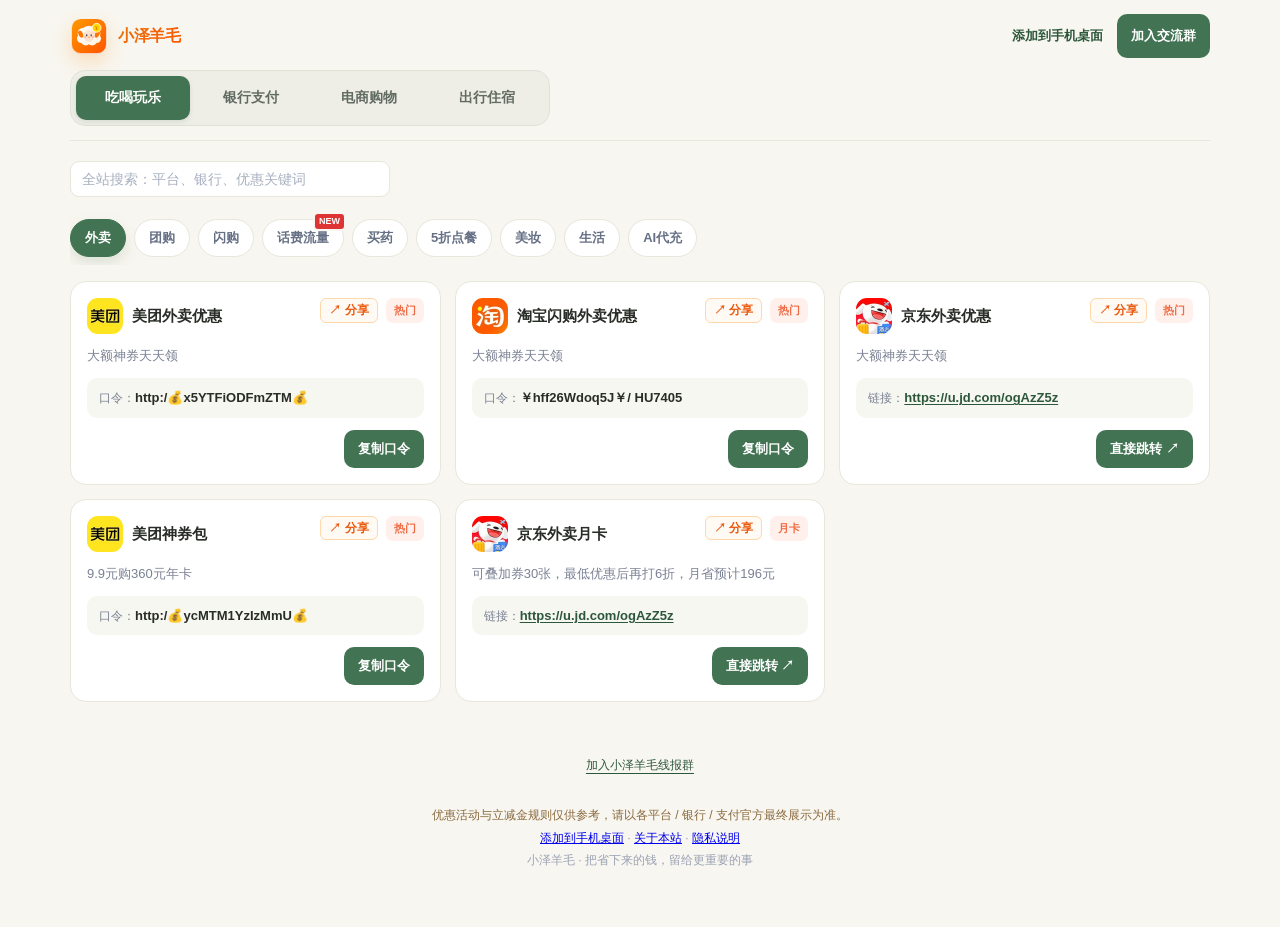
<file: index.html>
<!doctype html>
<html lang="zh-CN" data-section="life" data-bank-page="1">
  <head>
    <meta charset="UTF-8" />
    <meta name="viewport" content="width=device-width, initial-scale=1, viewport-fit=cover" />
    <meta name="theme-color" content="#fff7ed" />
    <meta name="description" content="小泽羊毛 - 每日整理外卖神券、银行立减金、电商补贴、话费打车等生活优惠，复制优惠口令一键领取。" />
    <link rel="icon" type="image/svg+xml" href="/assets/logo.svg" />
    <link rel="apple-touch-icon" href="/assets/logo.svg" />
    <title>吃喝玩乐优惠券与省钱攻略 - 小泽羊毛</title>
    <!-- 引入核心样式表 -->
    <link rel="stylesheet" href="/assets/style.css?v=2.2" />
  </head>
  <body>
    <main class="page">
      <!-- 顶部紧凑导航栏 -->
      <header class="compact-header" id="top">
        <nav class="nav" aria-label="主导航">
          <a href="/" class="brand" aria-label="小泽羊毛首页">
            <img src="/assets/logo.svg" alt="小泽羊毛Logo" class="logo" width="38" height="38" />
            <span class="brand-name">小泽羊毛</span>
          </a>

          <!-- 模式切换栏 (吃喝玩乐 / 银行支付 / 电商购物 / 出行住宿) -->
          <div class="mode-bar-wrap" id="mode-bar-wrap">
            <div class="mode-switch" role="tablist" aria-label="内容类型">
              <a href="/" role="tab" id="tab-life" class="mode-btn" data-mode="life" aria-current="page" aria-selected="true" aria-controls="panel-life">吃喝玩乐</a>
              <a href="/bank-payment/" role="tab" id="tab-bank" class="mode-btn" data-mode="bank" aria-selected="false" aria-controls="panel-bank">银行支付</a>
              <a href="/shopping/" role="tab" id="tab-double11" class="mode-btn" data-mode="double11" aria-selected="false" aria-controls="panel-life">电商购物</a>
              <a href="/travel/" role="tab" id="tab-brand" class="mode-btn" data-mode="brand" aria-selected="false" aria-controls="panel-life">出行住宿</a>
            </div>
          </div>

          <!-- 右侧操作项 -->
          <div class="header-actions">
            <a href="/add-to-home.html" class="home-guide-link">添加到手机桌面</a>
            <button type="button" class="wechat-open" id="group-open-top" aria-haspopup="dialog">加入交流群</button>
          </div>
        </nav>
      </header>

      <!-- 当前版块主标题 -->
      <h1 class="section-heading" id="section-heading">吃喝玩乐优惠</h1>

      <!-- 工具栏：搜索与分类标签 -->
      <section class="toolbar" aria-label="筛选与搜索">
        <div class="search-row">
          <input
            type="search"
            class="search-input"
            id="search-input"
            placeholder="搜索平台 / 优惠关键词..."
            autocomplete="off"
            enterkeyhint="search"
            aria-label="搜索"
          />
        </div>

        <!-- 动态分类标签 (由 app.js 根据当前板块自动填充与高亮) -->
        <div class="categories" id="categories" role="toolbar" aria-label="分类筛选">
          <button type="button" class="category active" data-category="全部" aria-pressed="true">全部</button>
        </div>

        <div class="category-hint" aria-hidden="true">
          <span>左右滑动查看更多分类</span>
          <span class="arrow">→</span>
        </div>

        <!-- 银行模式专属说明提示 -->
        <p class="panel-note" id="bank-note">
          银行支付优惠仅供参考，报名/领取/到账规则以各大银行、云闪付、支付宝、微信等官方实际活动页面为准。
        </p>
      </section>

      <!-- 银行地区筛选器 (银行模式下使用) -->
      <div class="region-filter" id="region-filter" hidden>
        <div class="region-controls">
          <label for="bank-region">适用地区</label>
          <select id="bank-region" aria-describedby="region-note"></select>
          <button type="button" id="reset-bank-region">重置</button>
        </div>
        <span id="region-result-count" role="status" aria-live="polite"></span>
        <p id="region-note">仅列出现有活动涉及的城市和地区，点击重置取消地区筛选。</p>
      </div>

      <p id="search-summary" class="search-summary" role="status" aria-live="polite" hidden></p>

      <!-- 吃喝玩乐 / 电商 / 出行优惠网格面板 -->
      <section id="panel-life" role="tabpanel" aria-labelledby="tab-life">
        <h2 class="result-heading" id="life-results" hidden>优惠活动</h2>
        <div class="grid" id="coupon-grid">
          <!-- 默认占位卡片 (app.js 加载后将从 coupons.js 动态渲染) -->
          <article class="coupon" data-activity-id="coupon-001">
            <div class="coupon-top">
              <div class="platform">
                <img src="/assets/platforms/meituan.webp" alt="美团" class="platform-icon" width="36" height="36" />
                美团外卖大额券
              </div>
              <div class="coupon-top-actions">
                <button type="button" class="share-button" data-share-id="coupon-001" title="分享这条优惠">↗ 分享</button>
                <span class="tag">热门推荐</span>
              </div>
            </div>
            <p class="desc">大额满减神券天天领，天天外卖立减省钱</p>
            <div class="coupon-code">
              <span>口令：</span>
              <code>http:/💰x5YTFiODFmZTM💰</code>
            </div>
            <div class="coupon-bottom">
              <div class="coupon-action">
                <span class="copy-feedback" role="status" aria-live="polite"></span>
                <button type="button" class="copy" data-code="http:/💰x5YTFiODFmZTM💰" data-platform="美团">复制口令</button>
              </div>
            </div>
          </article>
        </div>
      </section>

      <!-- 银行支付优惠面板 -->
      <section id="panel-bank" role="tabpanel" aria-labelledby="tab-bank" hidden>
        <h2 class="result-heading" id="bank-results" hidden>银行支付</h2>
        <div class="bank-grid" id="bank-grid"></div>
      </section>

      <!-- 底部版权与说明 -->
      <footer>
        <button type="button" class="wechat-footer-button" id="group-open-footer" aria-haspopup="dialog">
          加入小泽羊毛线报群
        </button>
        <span class="warn">
          优惠活动与立减金规则仅供参考，请以各平台 / 银行 / 支付官方最终展示为准。
        </span>
        <br />
        <a href="/add-to-home.html">添加到手机桌面</a> ·
        <a href="/about.html">关于本站</a> ·
        <a href="/privacy.html">隐私说明</a>
        <br />
        小泽羊毛 · 把省下来的钱，留给更重要的事
      </footer>
    </main>

    <!-- 加入社群对话框 (站长可在下方修改群号或二维码图片) -->
    <!-- 加入社群对话框 (已配置二维码展示与一键复制群号) -->
    <dialog class="wechat-dialog" id="group-dialog" aria-labelledby="group-dialog-title">
      <div class="wechat-dialog-header">
        <h2 id="group-dialog-title">加入小泽羊毛交流群</h2>
        <button type="button" id="group-close" aria-label="关闭">×</button>
      </div>
      <div class="wechat-content">
        <p style="margin: 4px 0 10px; font-size: 13px; color: #666;">
          欢迎加入小泽羊毛线报群，每天同步最新外卖神券、银行立减金与大额补贴！
        </p>

        <!-- 交流群专属二维码展示卡片 -->
        <div style="background: #fff; padding: 10px; border-radius: 12px; border: 1px solid #ebeff5; box-shadow: 0 4px 12px rgba(0,0,0,0.05); margin-bottom: 12px;">
          <img src="/assets/group-qrcode.jpg" alt="小泽羊毛QQ群二维码" style="max-width: 200px; width: 100%; height: auto; border-radius: 8px; margin: 0 auto; display: block;" />
          <p style="margin: 8px 0 0; font-size: 12px; color: #888;">📱 截图或长按保存图片，使用手机 QQ 扫码加群</p>
        </div>

        <div style="background:#fff7ed; padding:10px 12px; border-radius:8px; margin:0 0 10px; border:1px dashed #ff8a1f;">
          <p style="margin:0 0 6px 0; font-weight:600; font-size:13px; color:#e8720a;">小泽羊毛官方QQ群：</p>
          <p style="margin:0; font-size:15px; display:flex; align-items:center; justify-content:center; gap:8px;">
            <span>群号：<strong>300260356</strong></span>
            <button type="button" id="copy-group-number" style="padding:4px 10px; font-size:12px; background:linear-gradient(135deg, #ff8a1f, #ff5500); color:#fff; border:none; border-radius:6px; cursor:pointer;">复制群号</button>
          </p>
        </div>
        <p id="group-copy-status" role="status" aria-live="polite" style="color:#1d9b68; font-size:13px; margin:2px 0; min-height:16px;"></p>
        <p style="color:#888; font-size:12px; margin-top:4px;">提示：支持直接扫码加群，或复制群号在搜索栏添加</p>
      </div>
    </dialog>

    <!-- 核心业务脚本 -->
    <script src="/assets/config.js"></script>
    <script src="/assets/share.js"></script>
    <script src="/assets/coupons.js"></script>
    <script src="/assets/banks.js"></script>
    <script src="/assets/app.js"></script>
  </body>
</html>
</file>
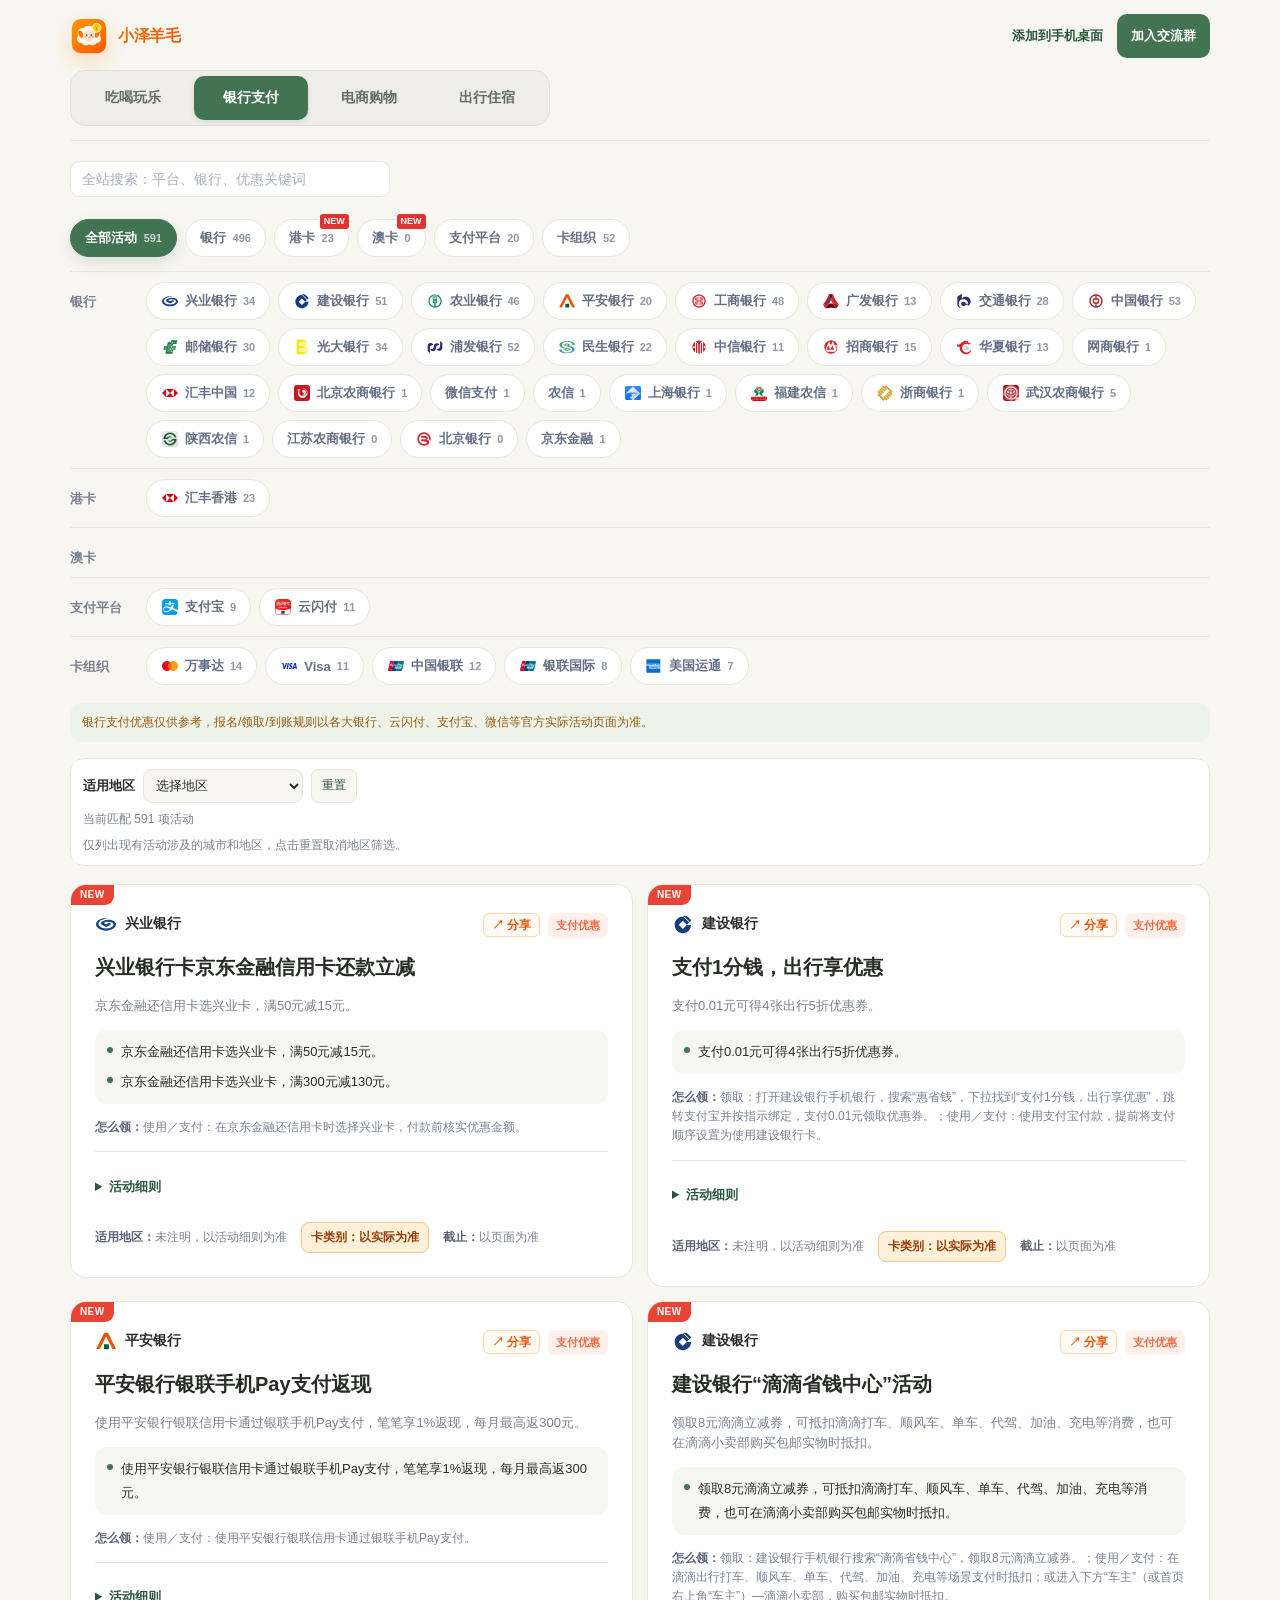
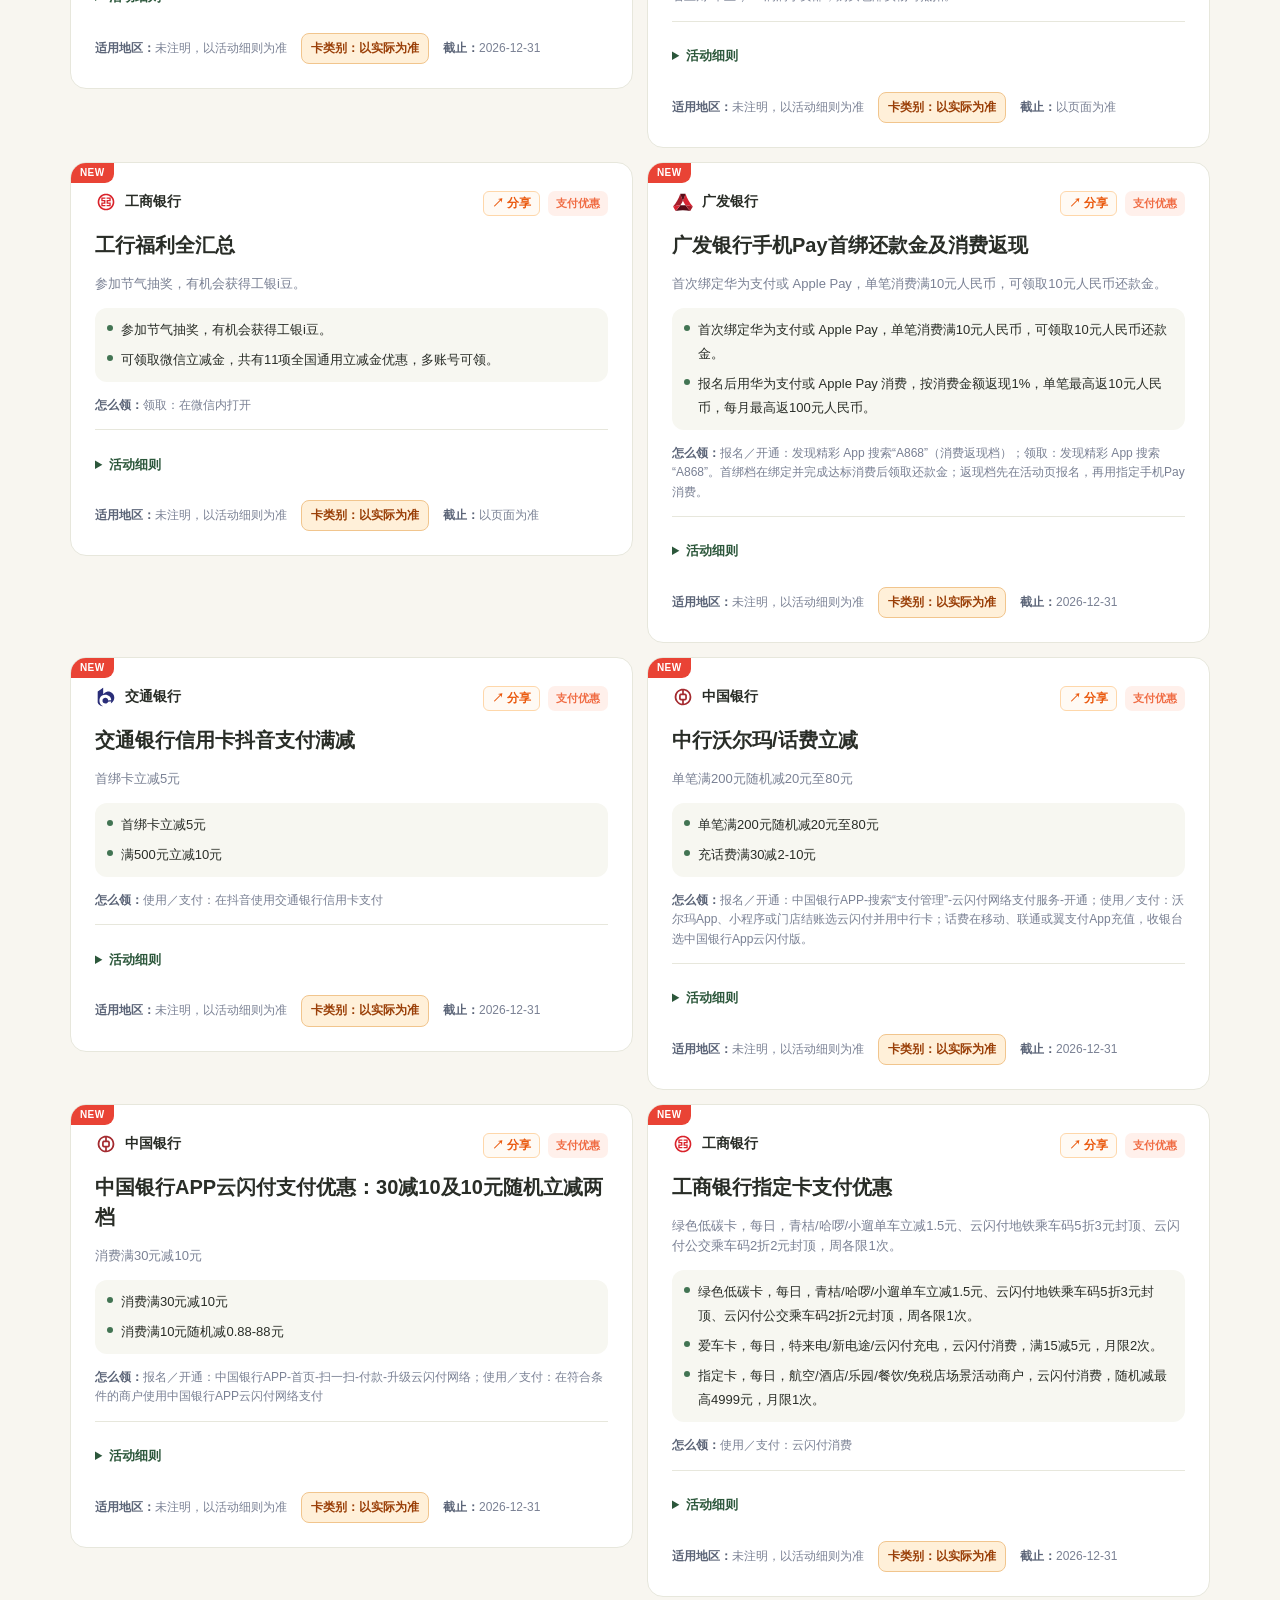
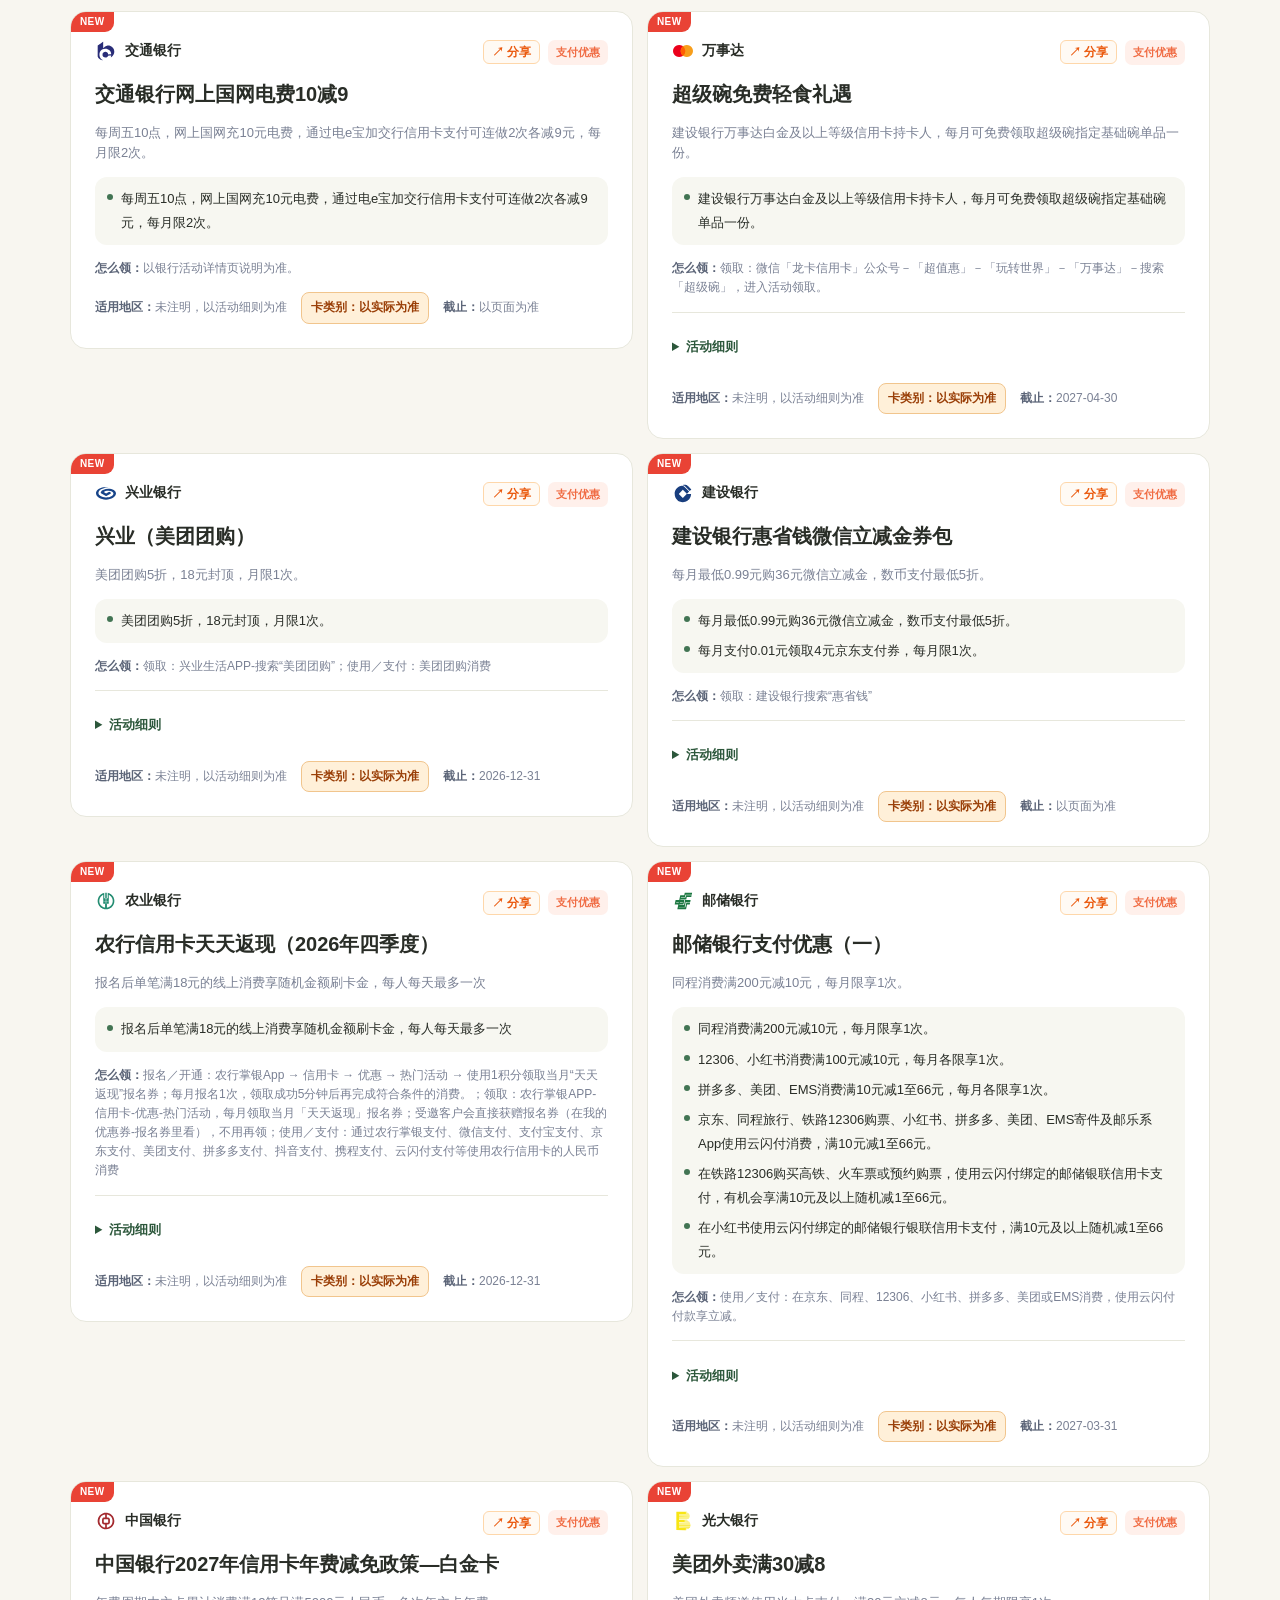
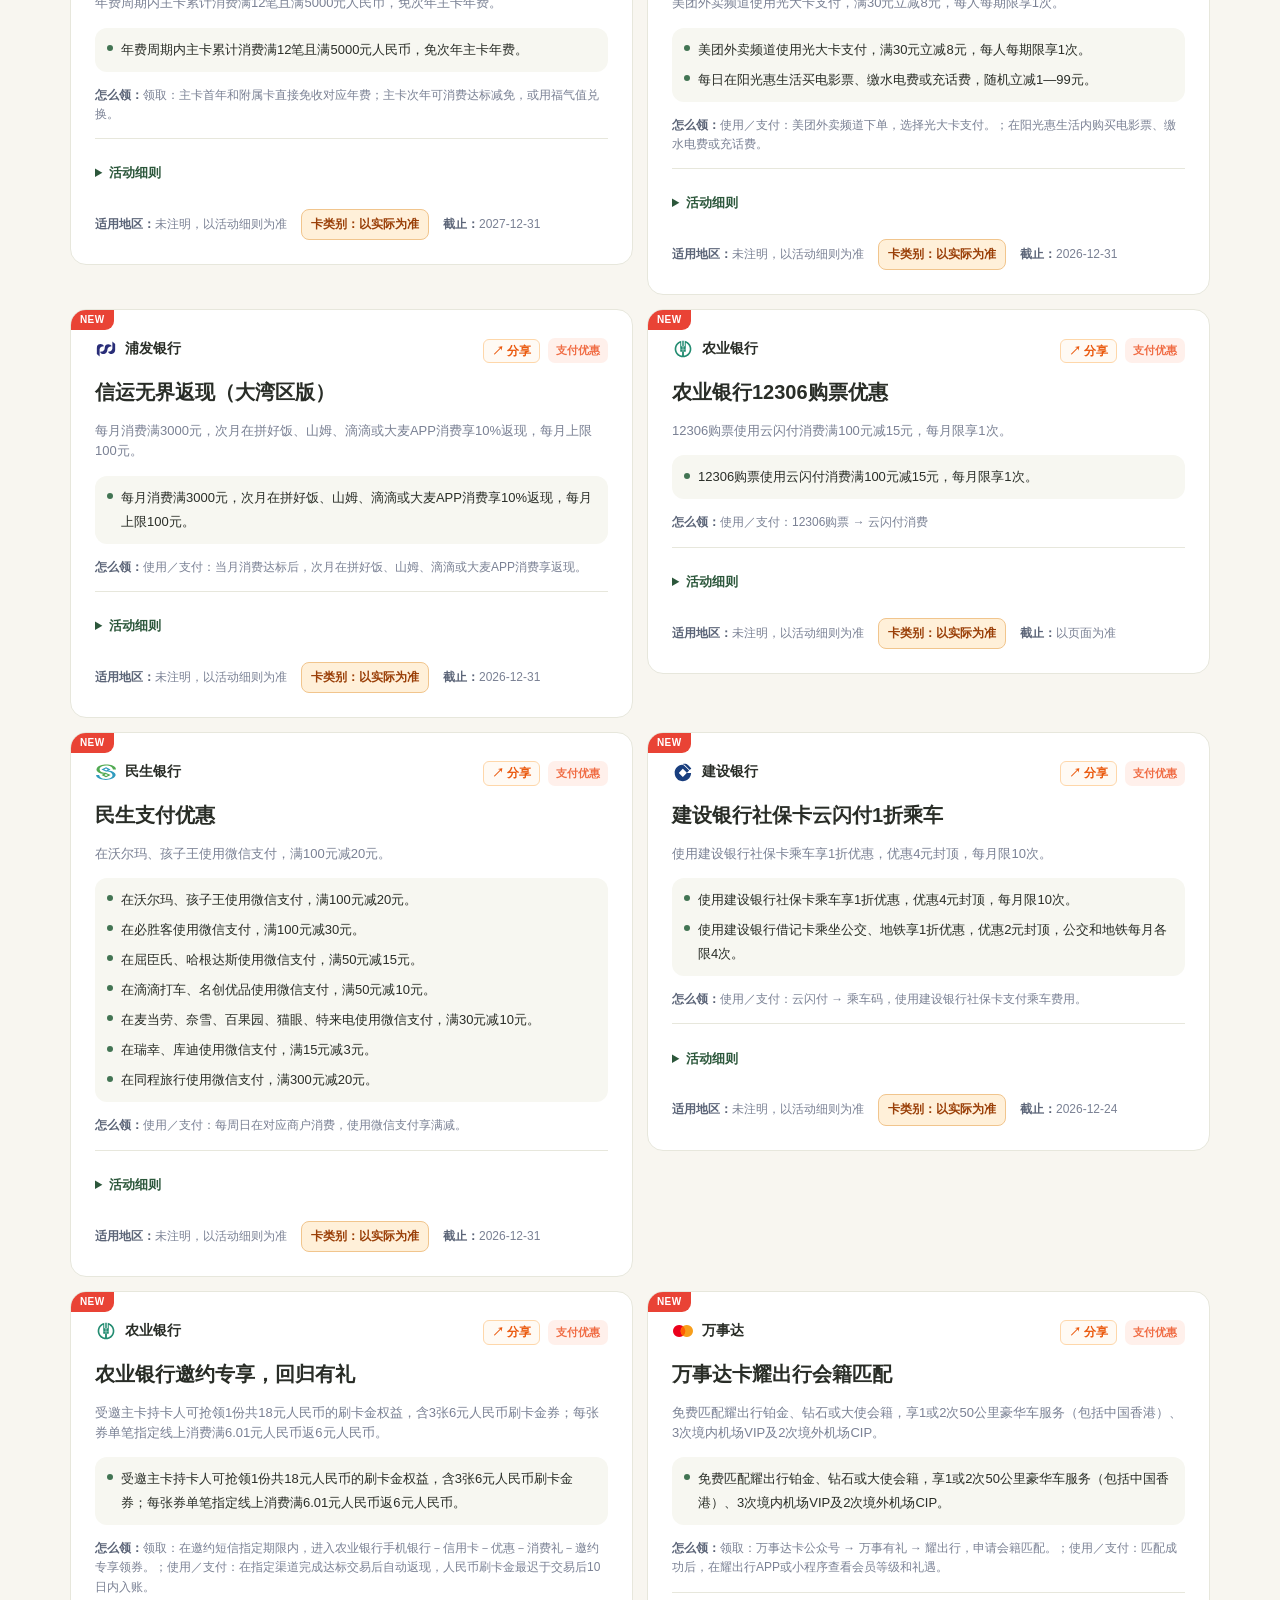
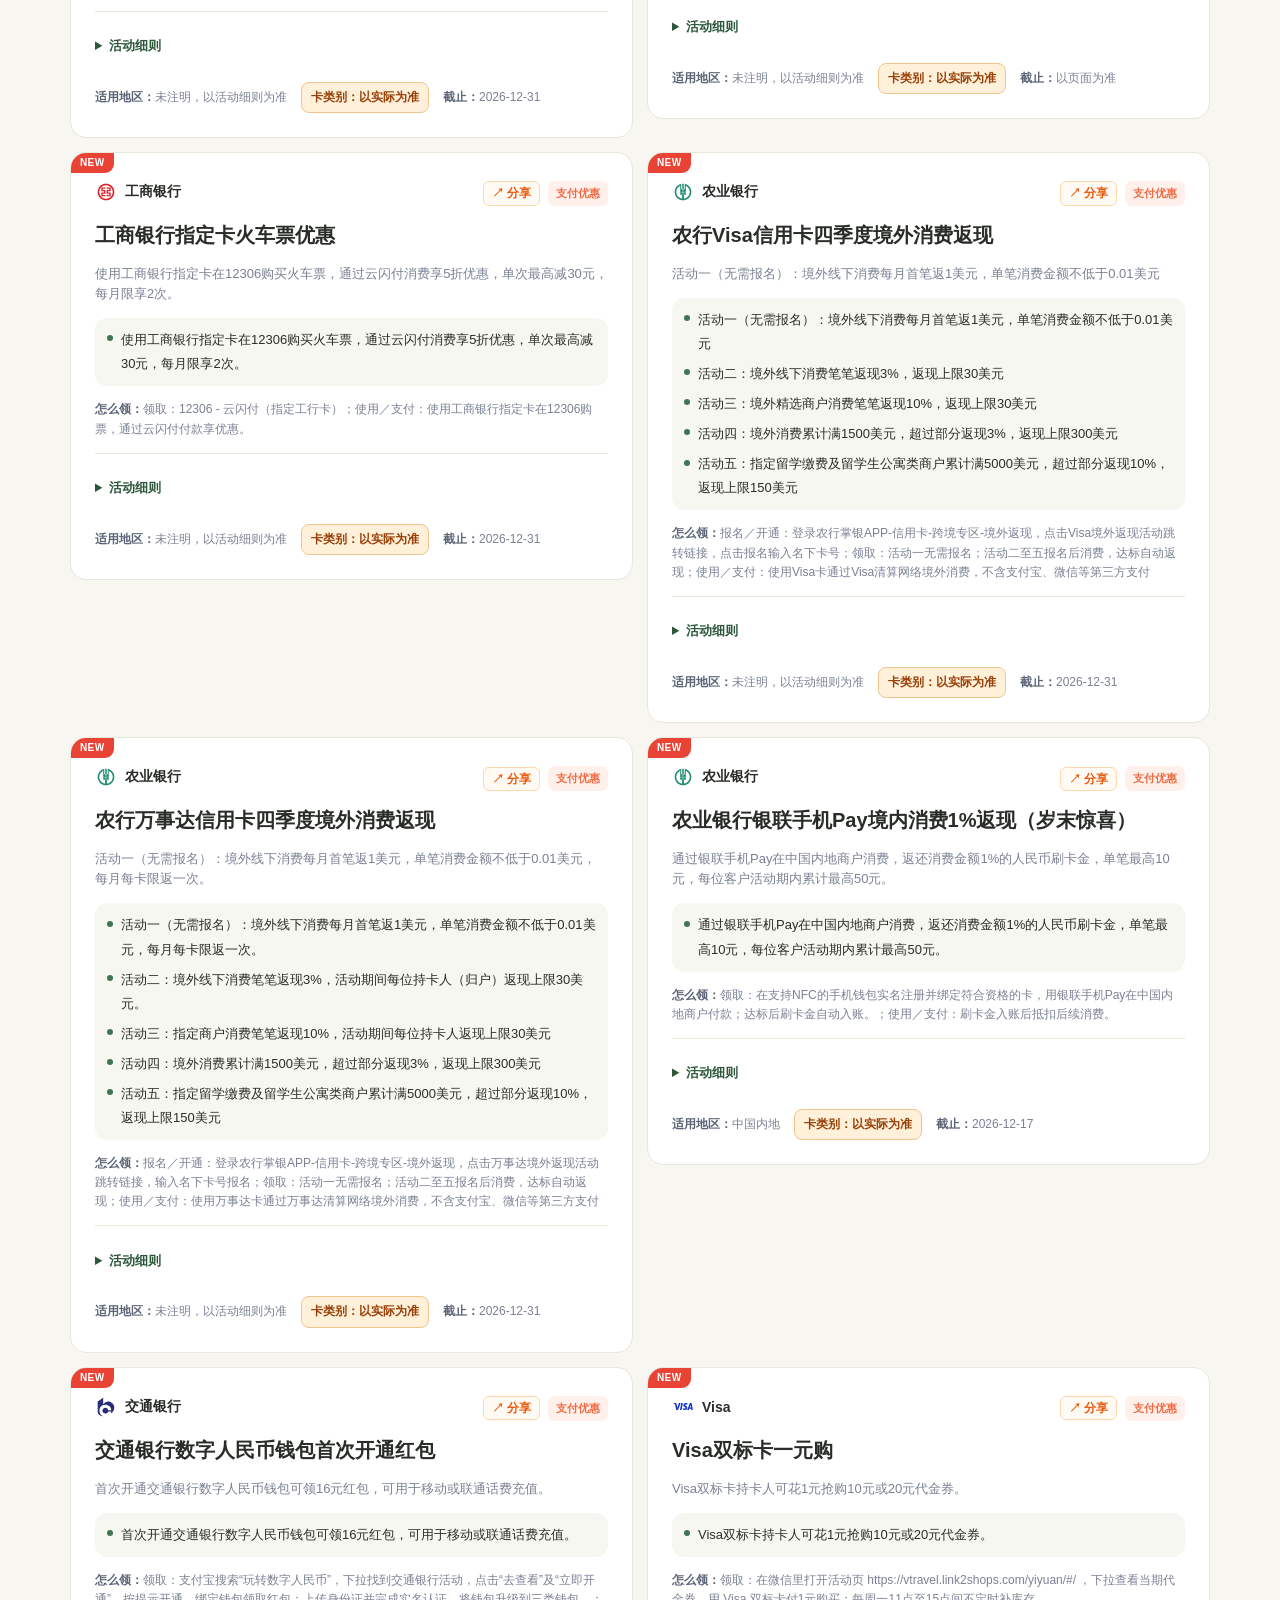
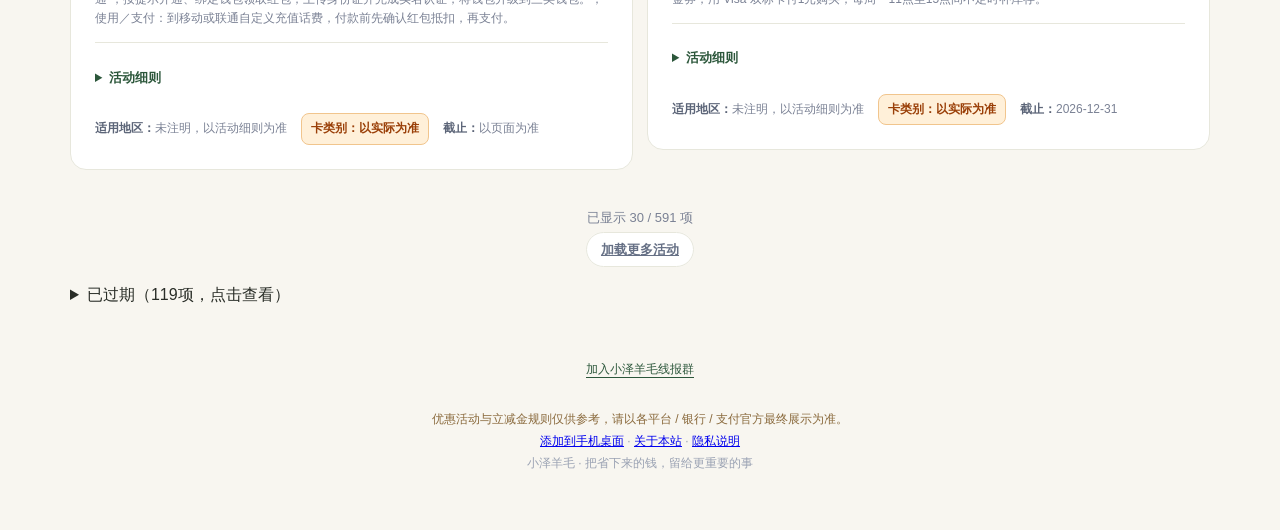
<file: bank-payment/index.html>
<!doctype html>
<html lang="zh-CN" data-section="bank" data-bank-page="1">
  <head>
    <meta charset="UTF-8" />
    <meta name="viewport" content="width=device-width, initial-scale=1, viewport-fit=cover" />
    <meta name="theme-color" content="#fff7ed" />
    <meta name="description" content="小泽羊毛 - 工商、建设、招商、交行等各大银行微信立减金、支付宝红包与支付满减活动汇总。" />
    <link rel="icon" type="image/svg+xml" href="/assets/logo.svg" />
    <link rel="apple-touch-icon" href="/assets/logo.svg" />
    <title>各大银行支付立减金与满减攻略 - 小泽羊毛</title>
    <!-- 引入核心样式表 -->
    <link rel="stylesheet" href="/assets/style.css?v=2.2" />
  </head>
  <body>
    <main class="page">
      <!-- 顶部紧凑导航栏 -->
      <header class="compact-header" id="top">
        <nav class="nav" aria-label="主导航">
          <a href="/" class="brand" aria-label="小泽羊毛首页">
            <img src="/assets/logo.svg" alt="小泽羊毛Logo" class="logo" width="38" height="38" />
            <span class="brand-name">小泽羊毛</span>
          </a>

          <!-- 模式切换栏 (吃喝玩乐 / 银行支付 / 电商购物 / 出行住宿) -->
          <div class="mode-bar-wrap" id="mode-bar-wrap">
            <div class="mode-switch" role="tablist" aria-label="内容类型">
              <a href="/" role="tab" id="tab-life" class="mode-btn" data-mode="life" aria-selected="false" aria-controls="panel-life">吃喝玩乐</a>
              <a href="/bank-payment/" role="tab" id="tab-bank" class="mode-btn" data-mode="bank" aria-current="page" aria-selected="true" aria-controls="panel-bank">银行支付</a>
              <a href="/shopping/" role="tab" id="tab-double11" class="mode-btn" data-mode="double11" aria-selected="false" aria-controls="panel-life">电商购物</a>
              <a href="/travel/" role="tab" id="tab-brand" class="mode-btn" data-mode="brand" aria-selected="false" aria-controls="panel-life">出行住宿</a>
            </div>
          </div>

          <!-- 右侧操作项 -->
          <div class="header-actions">
            <a href="/add-to-home.html" class="home-guide-link">添加到手机桌面</a>
            <button type="button" class="wechat-open" id="group-open-top" aria-haspopup="dialog">加入交流群</button>
          </div>
        </nav>
      </header>

      <!-- 当前版块主标题 -->
      <h1 class="section-heading" id="section-heading">银行支付优惠</h1>

      <!-- 工具栏：搜索与分类标签 -->
      <section class="toolbar" aria-label="筛选与搜索">
        <div class="search-row">
          <input
            type="search"
            class="search-input"
            id="search-input"
            placeholder="搜索平台 / 优惠关键词..."
            autocomplete="off"
            enterkeyhint="search"
            aria-label="搜索"
          />
        </div>

        <!-- 动态分类标签 (由 app.js 根据当前板块自动填充与高亮) -->
        <div class="categories" id="categories" role="toolbar" aria-label="分类筛选">
          <button type="button" class="category active" data-category="全部" aria-pressed="true">全部</button>
        </div>

        <div class="category-hint" aria-hidden="true">
          <span>左右滑动查看更多分类</span>
          <span class="arrow">→</span>
        </div>

        <!-- 银行模式专属说明提示 -->
        <p class="panel-note" id="bank-note">
          银行支付优惠仅供参考，报名/领取/到账规则以各大银行、云闪付、支付宝、微信等官方实际活动页面为准。
        </p>
      </section>

      <!-- 银行地区筛选器 (银行模式下使用) -->
      <div class="region-filter" id="region-filter" hidden>
        <div class="region-controls">
          <label for="bank-region">适用地区</label>
          <select id="bank-region" aria-describedby="region-note"></select>
          <button type="button" id="reset-bank-region">重置</button>
        </div>
        <span id="region-result-count" role="status" aria-live="polite"></span>
        <p id="region-note">仅列出现有活动涉及的城市和地区，点击重置取消地区筛选。</p>
      </div>

      <p id="search-summary" class="search-summary" role="status" aria-live="polite" hidden></p>

      <!-- 吃喝玩乐 / 电商 / 出行优惠网格面板 -->
      <section id="panel-life" role="tabpanel" aria-labelledby="tab-life">
        <h2 class="result-heading" id="life-results" hidden>优惠活动</h2>
        <div class="grid" id="coupon-grid">
          <!-- 默认占位卡片 (app.js 加载后将从 coupons.js 动态渲染) -->
          <article class="coupon" data-activity-id="coupon-001">
            <div class="coupon-top">
              <div class="platform">
                <img src="/assets/platforms/meituan.webp" alt="美团" class="platform-icon" width="36" height="36" />
                美团外卖大额券
              </div>
              <div class="coupon-top-actions">
                <button type="button" class="share-button" data-share-id="coupon-001" title="分享这条优惠">↗ 分享</button>
                <span class="tag">热门推荐</span>
              </div>
            </div>
            <p class="desc">大额满减神券天天领，天天外卖立减省钱</p>
            <div class="coupon-code">
              <span>口令：</span>
              <code>http:/💰x5YTFiODFmZTM💰</code>
            </div>
            <div class="coupon-bottom">
              <div class="coupon-action">
                <span class="copy-feedback" role="status" aria-live="polite"></span>
                <button type="button" class="copy" data-code="http:/💰x5YTFiODFmZTM💰" data-platform="美团">复制口令</button>
              </div>
            </div>
          </article>
        </div>
      </section>

      <!-- 银行支付优惠面板 -->
      <section id="panel-bank" role="tabpanel" aria-labelledby="tab-bank" hidden>
        <h2 class="result-heading" id="bank-results" hidden>银行支付</h2>
        <div class="bank-grid" id="bank-grid"></div>
      </section>

      <!-- 底部版权与说明 -->
      <footer>
        <button type="button" class="wechat-footer-button" id="group-open-footer" aria-haspopup="dialog">
          加入小泽羊毛线报群
        </button>
        <span class="warn">
          优惠活动与立减金规则仅供参考，请以各平台 / 银行 / 支付官方最终展示为准。
        </span>
        <br />
        <a href="/add-to-home.html">添加到手机桌面</a> ·
        <a href="/about.html">关于本站</a> ·
        <a href="/privacy.html">隐私说明</a>
        <br />
        小泽羊毛 · 把省下来的钱，留给更重要的事
      </footer>
    </main>

    <!-- 加入社群对话框 (站长可在下方修改群号或二维码图片) -->
    <!-- 加入社群对话框 (已配置二维码展示与一键复制群号) -->
    <dialog class="wechat-dialog" id="group-dialog" aria-labelledby="group-dialog-title">
      <div class="wechat-dialog-header">
        <h2 id="group-dialog-title">加入小泽羊毛交流群</h2>
        <button type="button" id="group-close" aria-label="关闭">×</button>
      </div>
      <div class="wechat-content">
        <p style="margin: 4px 0 10px; font-size: 13px; color: #666;">
          欢迎加入小泽羊毛线报群，每天同步最新外卖神券、银行立减金与大额补贴！
        </p>

        <!-- 交流群专属二维码展示卡片 -->
        <div style="background: #fff; padding: 10px; border-radius: 12px; border: 1px solid #ebeff5; box-shadow: 0 4px 12px rgba(0,0,0,0.05); margin-bottom: 12px;">
          <img src="/assets/group-qrcode.jpg" alt="小泽羊毛QQ群二维码" style="max-width: 200px; width: 100%; height: auto; border-radius: 8px; margin: 0 auto; display: block;" />
          <p style="margin: 8px 0 0; font-size: 12px; color: #888;">📱 截图或长按保存图片，使用手机 QQ 扫码加群</p>
        </div>

        <div style="background:#fff7ed; padding:10px 12px; border-radius:8px; margin:0 0 10px; border:1px dashed #ff8a1f;">
          <p style="margin:0 0 6px 0; font-weight:600; font-size:13px; color:#e8720a;">小泽羊毛官方QQ群：</p>
          <p style="margin:0; font-size:15px; display:flex; align-items:center; justify-content:center; gap:8px;">
            <span>群号：<strong>300260356</strong></span>
            <button type="button" id="copy-group-number" style="padding:4px 10px; font-size:12px; background:linear-gradient(135deg, #ff8a1f, #ff5500); color:#fff; border:none; border-radius:6px; cursor:pointer;">复制群号</button>
          </p>
        </div>
        <p id="group-copy-status" role="status" aria-live="polite" style="color:#1d9b68; font-size:13px; margin:2px 0; min-height:16px;"></p>
        <p style="color:#888; font-size:12px; margin-top:4px;">提示：支持直接扫码加群，或复制群号在搜索栏添加</p>
      </div>
    </dialog>

    <!-- 核心业务脚本 -->
    <script src="/assets/config.js"></script>
    <script src="/assets/share.js"></script>
    <script src="/assets/coupons.js"></script>
    <script src="/assets/banks.js"></script>
    <script src="/assets/app.js"></script>
  </body>
</html>
</file>
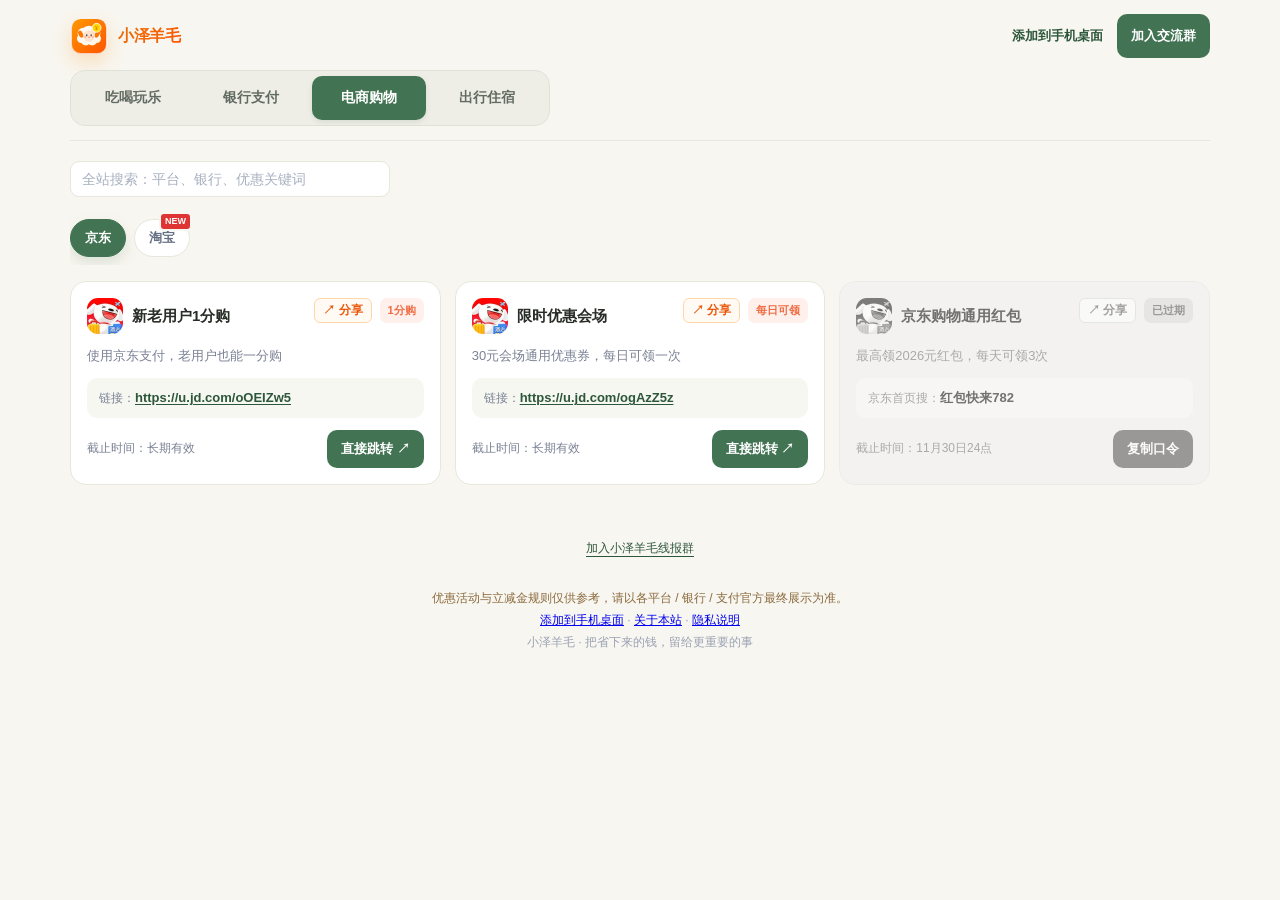
<file: shopping/index.html>
<!doctype html>
<html lang="zh-CN" data-section="double11" data-bank-page="1">
  <head>
    <meta charset="UTF-8" />
    <meta name="viewport" content="width=device-width, initial-scale=1, viewport-fit=cover" />
    <meta name="theme-color" content="#fff7ed" />
    <meta name="description" content="小泽羊毛 - 京东、淘宝、天猫、拼多多百亿补贴与超值优惠券汇总，复制淘口令一键跳转。" />
    <link rel="icon" type="image/svg+xml" href="/assets/logo.svg" />
    <link rel="apple-touch-icon" href="/assets/logo.svg" />
    <title>京东淘宝购物优惠与平台补贴 - 小泽羊毛</title>
    <!-- 引入核心样式表 -->
    <link rel="stylesheet" href="/assets/style.css?v=2.2" />
  </head>
  <body>
    <main class="page">
      <!-- 顶部紧凑导航栏 -->
      <header class="compact-header" id="top">
        <nav class="nav" aria-label="主导航">
          <a href="/" class="brand" aria-label="小泽羊毛首页">
            <img src="/assets/logo.svg" alt="小泽羊毛Logo" class="logo" width="38" height="38" />
            <span class="brand-name">小泽羊毛</span>
          </a>

          <!-- 模式切换栏 (吃喝玩乐 / 银行支付 / 电商购物 / 出行住宿) -->
          <div class="mode-bar-wrap" id="mode-bar-wrap">
            <div class="mode-switch" role="tablist" aria-label="内容类型">
              <a href="/" role="tab" id="tab-life" class="mode-btn" data-mode="life" aria-selected="false" aria-controls="panel-life">吃喝玩乐</a>
              <a href="/bank-payment/" role="tab" id="tab-bank" class="mode-btn" data-mode="bank" aria-selected="false" aria-controls="panel-bank">银行支付</a>
              <a href="/shopping/" role="tab" id="tab-double11" class="mode-btn" data-mode="double11" aria-current="page" aria-selected="true" aria-controls="panel-life">电商购物</a>
              <a href="/travel/" role="tab" id="tab-brand" class="mode-btn" data-mode="brand" aria-selected="false" aria-controls="panel-life">出行住宿</a>
            </div>
          </div>

          <!-- 右侧操作项 -->
          <div class="header-actions">
            <a href="/add-to-home.html" class="home-guide-link">添加到手机桌面</a>
            <button type="button" class="wechat-open" id="group-open-top" aria-haspopup="dialog">加入交流群</button>
          </div>
        </nav>
      </header>

      <!-- 当前版块主标题 -->
      <h1 class="section-heading" id="section-heading">电商购物优惠</h1>

      <!-- 工具栏：搜索与分类标签 -->
      <section class="toolbar" aria-label="筛选与搜索">
        <div class="search-row">
          <input
            type="search"
            class="search-input"
            id="search-input"
            placeholder="搜索平台 / 优惠关键词..."
            autocomplete="off"
            enterkeyhint="search"
            aria-label="搜索"
          />
        </div>

        <!-- 动态分类标签 (由 app.js 根据当前板块自动填充与高亮) -->
        <div class="categories" id="categories" role="toolbar" aria-label="分类筛选">
          <button type="button" class="category active" data-category="全部" aria-pressed="true">全部</button>
        </div>

        <div class="category-hint" aria-hidden="true">
          <span>左右滑动查看更多分类</span>
          <span class="arrow">→</span>
        </div>

        <!-- 银行模式专属说明提示 -->
        <p class="panel-note" id="bank-note">
          银行支付优惠仅供参考，报名/领取/到账规则以各大银行、云闪付、支付宝、微信等官方实际活动页面为准。
        </p>
      </section>

      <!-- 银行地区筛选器 (银行模式下使用) -->
      <div class="region-filter" id="region-filter" hidden>
        <div class="region-controls">
          <label for="bank-region">适用地区</label>
          <select id="bank-region" aria-describedby="region-note"></select>
          <button type="button" id="reset-bank-region">重置</button>
        </div>
        <span id="region-result-count" role="status" aria-live="polite"></span>
        <p id="region-note">仅列出现有活动涉及的城市和地区，点击重置取消地区筛选。</p>
      </div>

      <p id="search-summary" class="search-summary" role="status" aria-live="polite" hidden></p>

      <!-- 吃喝玩乐 / 电商 / 出行优惠网格面板 -->
      <section id="panel-life" role="tabpanel" aria-labelledby="tab-life">
        <h2 class="result-heading" id="life-results" hidden>优惠活动</h2>
        <div class="grid" id="coupon-grid">
          <!-- 默认占位卡片 (app.js 加载后将从 coupons.js 动态渲染) -->
          <article class="coupon" data-activity-id="coupon-001">
            <div class="coupon-top">
              <div class="platform">
                <img src="/assets/platforms/meituan.webp" alt="美团" class="platform-icon" width="36" height="36" />
                美团外卖大额券
              </div>
              <div class="coupon-top-actions">
                <button type="button" class="share-button" data-share-id="coupon-001" title="分享这条优惠">↗ 分享</button>
                <span class="tag">热门推荐</span>
              </div>
            </div>
            <p class="desc">大额满减神券天天领，天天外卖立减省钱</p>
            <div class="coupon-code">
              <span>口令：</span>
              <code>http:/💰x5YTFiODFmZTM💰</code>
            </div>
            <div class="coupon-bottom">
              <div class="coupon-action">
                <span class="copy-feedback" role="status" aria-live="polite"></span>
                <button type="button" class="copy" data-code="http:/💰x5YTFiODFmZTM💰" data-platform="美团">复制口令</button>
              </div>
            </div>
          </article>
        </div>
      </section>

      <!-- 银行支付优惠面板 -->
      <section id="panel-bank" role="tabpanel" aria-labelledby="tab-bank" hidden>
        <h2 class="result-heading" id="bank-results" hidden>银行支付</h2>
        <div class="bank-grid" id="bank-grid"></div>
      </section>

      <!-- 底部版权与说明 -->
      <footer>
        <button type="button" class="wechat-footer-button" id="group-open-footer" aria-haspopup="dialog">
          加入小泽羊毛线报群
        </button>
        <span class="warn">
          优惠活动与立减金规则仅供参考，请以各平台 / 银行 / 支付官方最终展示为准。
        </span>
        <br />
        <a href="/add-to-home.html">添加到手机桌面</a> ·
        <a href="/about.html">关于本站</a> ·
        <a href="/privacy.html">隐私说明</a>
        <br />
        小泽羊毛 · 把省下来的钱，留给更重要的事
      </footer>
    </main>

    <!-- 加入社群对话框 (站长可在下方修改群号或二维码图片) -->
    <!-- 加入社群对话框 (已配置二维码展示与一键复制群号) -->
    <dialog class="wechat-dialog" id="group-dialog" aria-labelledby="group-dialog-title">
      <div class="wechat-dialog-header">
        <h2 id="group-dialog-title">加入小泽羊毛交流群</h2>
        <button type="button" id="group-close" aria-label="关闭">×</button>
      </div>
      <div class="wechat-content">
        <p style="margin: 4px 0 10px; font-size: 13px; color: #666;">
          欢迎加入小泽羊毛线报群，每天同步最新外卖神券、银行立减金与大额补贴！
        </p>

        <!-- 交流群专属二维码展示卡片 -->
        <div style="background: #fff; padding: 10px; border-radius: 12px; border: 1px solid #ebeff5; box-shadow: 0 4px 12px rgba(0,0,0,0.05); margin-bottom: 12px;">
          <img src="/assets/group-qrcode.jpg" alt="小泽羊毛QQ群二维码" style="max-width: 200px; width: 100%; height: auto; border-radius: 8px; margin: 0 auto; display: block;" />
          <p style="margin: 8px 0 0; font-size: 12px; color: #888;">📱 截图或长按保存图片，使用手机 QQ 扫码加群</p>
        </div>

        <div style="background:#fff7ed; padding:10px 12px; border-radius:8px; margin:0 0 10px; border:1px dashed #ff8a1f;">
          <p style="margin:0 0 6px 0; font-weight:600; font-size:13px; color:#e8720a;">小泽羊毛官方QQ群：</p>
          <p style="margin:0; font-size:15px; display:flex; align-items:center; justify-content:center; gap:8px;">
            <span>群号：<strong>300260356</strong></span>
            <button type="button" id="copy-group-number" style="padding:4px 10px; font-size:12px; background:linear-gradient(135deg, #ff8a1f, #ff5500); color:#fff; border:none; border-radius:6px; cursor:pointer;">复制群号</button>
          </p>
        </div>
        <p id="group-copy-status" role="status" aria-live="polite" style="color:#1d9b68; font-size:13px; margin:2px 0; min-height:16px;"></p>
        <p style="color:#888; font-size:12px; margin-top:4px;">提示：支持直接扫码加群，或复制群号在搜索栏添加</p>
      </div>
    </dialog>

    <!-- 核心业务脚本 -->
    <script src="/assets/config.js"></script>
    <script src="/assets/share.js"></script>
    <script src="/assets/coupons.js"></script>
    <script src="/assets/banks.js"></script>
    <script src="/assets/app.js"></script>
  </body>
</html>
</file>
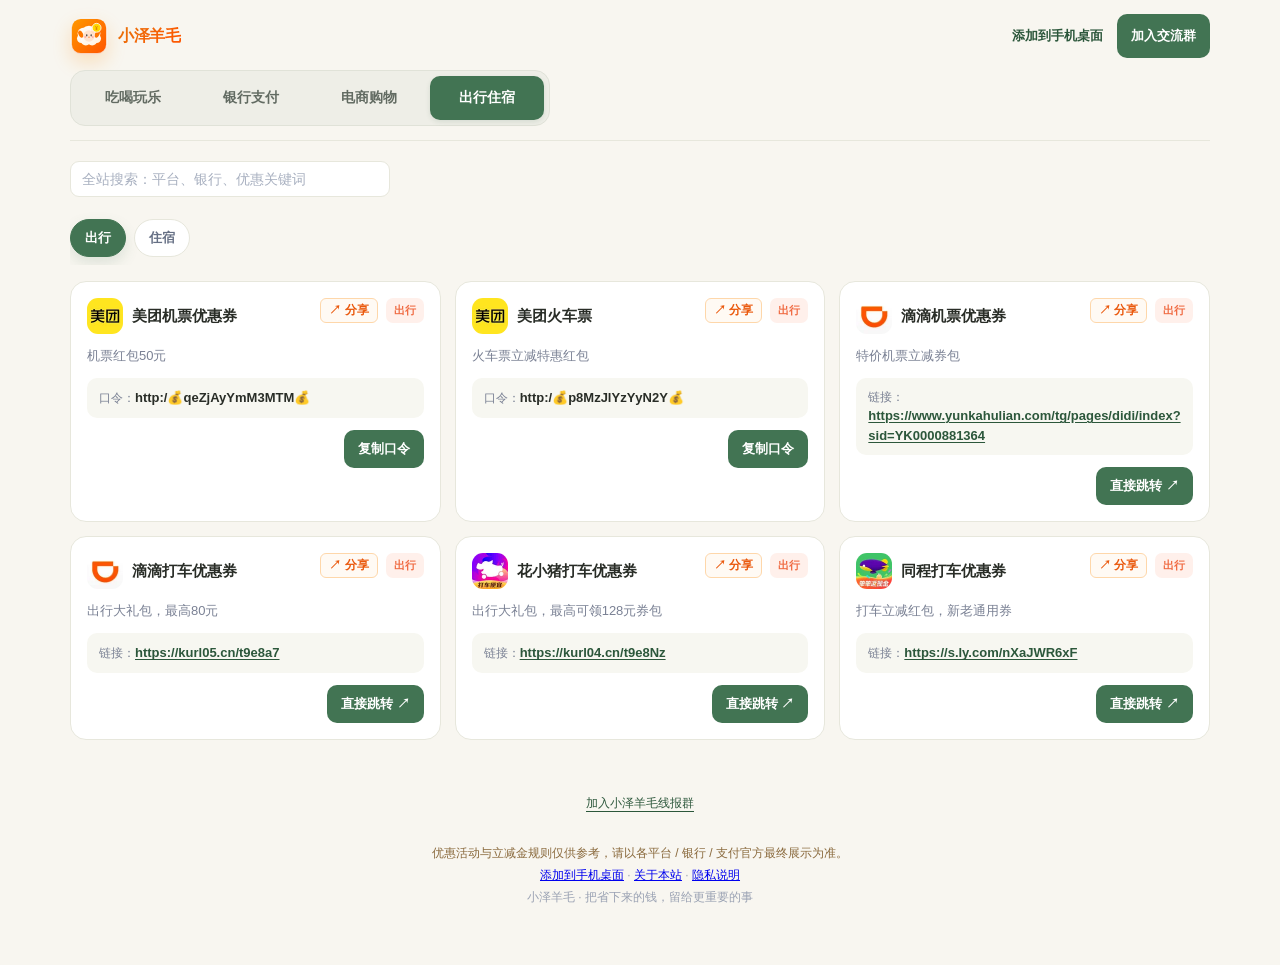
<file: travel/index.html>
<!doctype html>
<html lang="zh-CN" data-section="brand" data-bank-page="1">
  <head>
    <meta charset="UTF-8" />
    <meta name="viewport" content="width=device-width, initial-scale=1, viewport-fit=cover" />
    <meta name="theme-color" content="#fff7ed" />
    <meta name="description" content="小泽羊毛 - 滴滴打车券、加油满减、酒店住宿特惠与出行礼包一览。" />
    <link rel="icon" type="image/svg+xml" href="/assets/logo.svg" />
    <link rel="apple-touch-icon" href="/assets/logo.svg" />
    <title>出行住宿与打车加油优惠 - 小泽羊毛</title>
    <!-- 引入核心样式表 -->
    <link rel="stylesheet" href="/assets/style.css?v=2.2" />
  </head>
  <body>
    <main class="page">
      <!-- 顶部紧凑导航栏 -->
      <header class="compact-header" id="top">
        <nav class="nav" aria-label="主导航">
          <a href="/" class="brand" aria-label="小泽羊毛首页">
            <img src="/assets/logo.svg" alt="小泽羊毛Logo" class="logo" width="38" height="38" />
            <span class="brand-name">小泽羊毛</span>
          </a>

          <!-- 模式切换栏 (吃喝玩乐 / 银行支付 / 电商购物 / 出行住宿) -->
          <div class="mode-bar-wrap" id="mode-bar-wrap">
            <div class="mode-switch" role="tablist" aria-label="内容类型">
              <a href="/" role="tab" id="tab-life" class="mode-btn" data-mode="life" aria-selected="false" aria-controls="panel-life">吃喝玩乐</a>
              <a href="/bank-payment/" role="tab" id="tab-bank" class="mode-btn" data-mode="bank" aria-selected="false" aria-controls="panel-bank">银行支付</a>
              <a href="/shopping/" role="tab" id="tab-double11" class="mode-btn" data-mode="double11" aria-selected="false" aria-controls="panel-life">电商购物</a>
              <a href="/travel/" role="tab" id="tab-brand" class="mode-btn" data-mode="brand" aria-current="page" aria-selected="true" aria-controls="panel-life">出行住宿</a>
            </div>
          </div>

          <!-- 右侧操作项 -->
          <div class="header-actions">
            <a href="/add-to-home.html" class="home-guide-link">添加到手机桌面</a>
            <button type="button" class="wechat-open" id="group-open-top" aria-haspopup="dialog">加入交流群</button>
          </div>
        </nav>
      </header>

      <!-- 当前版块主标题 -->
      <h1 class="section-heading" id="section-heading">出行住宿优惠</h1>

      <!-- 工具栏：搜索与分类标签 -->
      <section class="toolbar" aria-label="筛选与搜索">
        <div class="search-row">
          <input
            type="search"
            class="search-input"
            id="search-input"
            placeholder="搜索平台 / 优惠关键词..."
            autocomplete="off"
            enterkeyhint="search"
            aria-label="搜索"
          />
        </div>

        <!-- 动态分类标签 (由 app.js 根据当前板块自动填充与高亮) -->
        <div class="categories" id="categories" role="toolbar" aria-label="分类筛选">
          <button type="button" class="category active" data-category="全部" aria-pressed="true">全部</button>
        </div>

        <div class="category-hint" aria-hidden="true">
          <span>左右滑动查看更多分类</span>
          <span class="arrow">→</span>
        </div>

        <!-- 银行模式专属说明提示 -->
        <p class="panel-note" id="bank-note">
          银行支付优惠仅供参考，报名/领取/到账规则以各大银行、云闪付、支付宝、微信等官方实际活动页面为准。
        </p>
      </section>

      <!-- 银行地区筛选器 (银行模式下使用) -->
      <div class="region-filter" id="region-filter" hidden>
        <div class="region-controls">
          <label for="bank-region">适用地区</label>
          <select id="bank-region" aria-describedby="region-note"></select>
          <button type="button" id="reset-bank-region">重置</button>
        </div>
        <span id="region-result-count" role="status" aria-live="polite"></span>
        <p id="region-note">仅列出现有活动涉及的城市和地区，点击重置取消地区筛选。</p>
      </div>

      <p id="search-summary" class="search-summary" role="status" aria-live="polite" hidden></p>

      <!-- 吃喝玩乐 / 电商 / 出行优惠网格面板 -->
      <section id="panel-life" role="tabpanel" aria-labelledby="tab-life">
        <h2 class="result-heading" id="life-results" hidden>优惠活动</h2>
        <div class="grid" id="coupon-grid">
          <!-- 默认占位卡片 (app.js 加载后将从 coupons.js 动态渲染) -->
          <article class="coupon" data-activity-id="coupon-001">
            <div class="coupon-top">
              <div class="platform">
                <img src="/assets/platforms/meituan.webp" alt="美团" class="platform-icon" width="36" height="36" />
                美团外卖大额券
              </div>
              <div class="coupon-top-actions">
                <button type="button" class="share-button" data-share-id="coupon-001" title="分享这条优惠">↗ 分享</button>
                <span class="tag">热门推荐</span>
              </div>
            </div>
            <p class="desc">大额满减神券天天领，天天外卖立减省钱</p>
            <div class="coupon-code">
              <span>口令：</span>
              <code>http:/💰x5YTFiODFmZTM💰</code>
            </div>
            <div class="coupon-bottom">
              <div class="coupon-action">
                <span class="copy-feedback" role="status" aria-live="polite"></span>
                <button type="button" class="copy" data-code="http:/💰x5YTFiODFmZTM💰" data-platform="美团">复制口令</button>
              </div>
            </div>
          </article>
        </div>
      </section>

      <!-- 银行支付优惠面板 -->
      <section id="panel-bank" role="tabpanel" aria-labelledby="tab-bank" hidden>
        <h2 class="result-heading" id="bank-results" hidden>银行支付</h2>
        <div class="bank-grid" id="bank-grid"></div>
      </section>

      <!-- 底部版权与说明 -->
      <footer>
        <button type="button" class="wechat-footer-button" id="group-open-footer" aria-haspopup="dialog">
          加入小泽羊毛线报群
        </button>
        <span class="warn">
          优惠活动与立减金规则仅供参考，请以各平台 / 银行 / 支付官方最终展示为准。
        </span>
        <br />
        <a href="/add-to-home.html">添加到手机桌面</a> ·
        <a href="/about.html">关于本站</a> ·
        <a href="/privacy.html">隐私说明</a>
        <br />
        小泽羊毛 · 把省下来的钱，留给更重要的事
      </footer>
    </main>

    <!-- 加入社群对话框 (站长可在下方修改群号或二维码图片) -->
    <!-- 加入社群对话框 (已配置二维码展示与一键复制群号) -->
    <dialog class="wechat-dialog" id="group-dialog" aria-labelledby="group-dialog-title">
      <div class="wechat-dialog-header">
        <h2 id="group-dialog-title">加入小泽羊毛交流群</h2>
        <button type="button" id="group-close" aria-label="关闭">×</button>
      </div>
      <div class="wechat-content">
        <p style="margin: 4px 0 10px; font-size: 13px; color: #666;">
          欢迎加入小泽羊毛线报群，每天同步最新外卖神券、银行立减金与大额补贴！
        </p>

        <!-- 交流群专属二维码展示卡片 -->
        <div style="background: #fff; padding: 10px; border-radius: 12px; border: 1px solid #ebeff5; box-shadow: 0 4px 12px rgba(0,0,0,0.05); margin-bottom: 12px;">
          <img src="/assets/group-qrcode.jpg" alt="小泽羊毛QQ群二维码" style="max-width: 200px; width: 100%; height: auto; border-radius: 8px; margin: 0 auto; display: block;" />
          <p style="margin: 8px 0 0; font-size: 12px; color: #888;">📱 截图或长按保存图片，使用手机 QQ 扫码加群</p>
        </div>

        <div style="background:#fff7ed; padding:10px 12px; border-radius:8px; margin:0 0 10px; border:1px dashed #ff8a1f;">
          <p style="margin:0 0 6px 0; font-weight:600; font-size:13px; color:#e8720a;">小泽羊毛官方QQ群：</p>
          <p style="margin:0; font-size:15px; display:flex; align-items:center; justify-content:center; gap:8px;">
            <span>群号：<strong>300260356</strong></span>
            <button type="button" id="copy-group-number" style="padding:4px 10px; font-size:12px; background:linear-gradient(135deg, #ff8a1f, #ff5500); color:#fff; border:none; border-radius:6px; cursor:pointer;">复制群号</button>
          </p>
        </div>
        <p id="group-copy-status" role="status" aria-live="polite" style="color:#1d9b68; font-size:13px; margin:2px 0; min-height:16px;"></p>
        <p style="color:#888; font-size:12px; margin-top:4px;">提示：支持直接扫码加群，或复制群号在搜索栏添加</p>
      </div>
    </dialog>

    <!-- 核心业务脚本 -->
    <script src="/assets/config.js"></script>
    <script src="/assets/share.js"></script>
    <script src="/assets/coupons.js"></script>
    <script src="/assets/banks.js"></script>
    <script src="/assets/app.js"></script>
  </body>
</html>
</file>
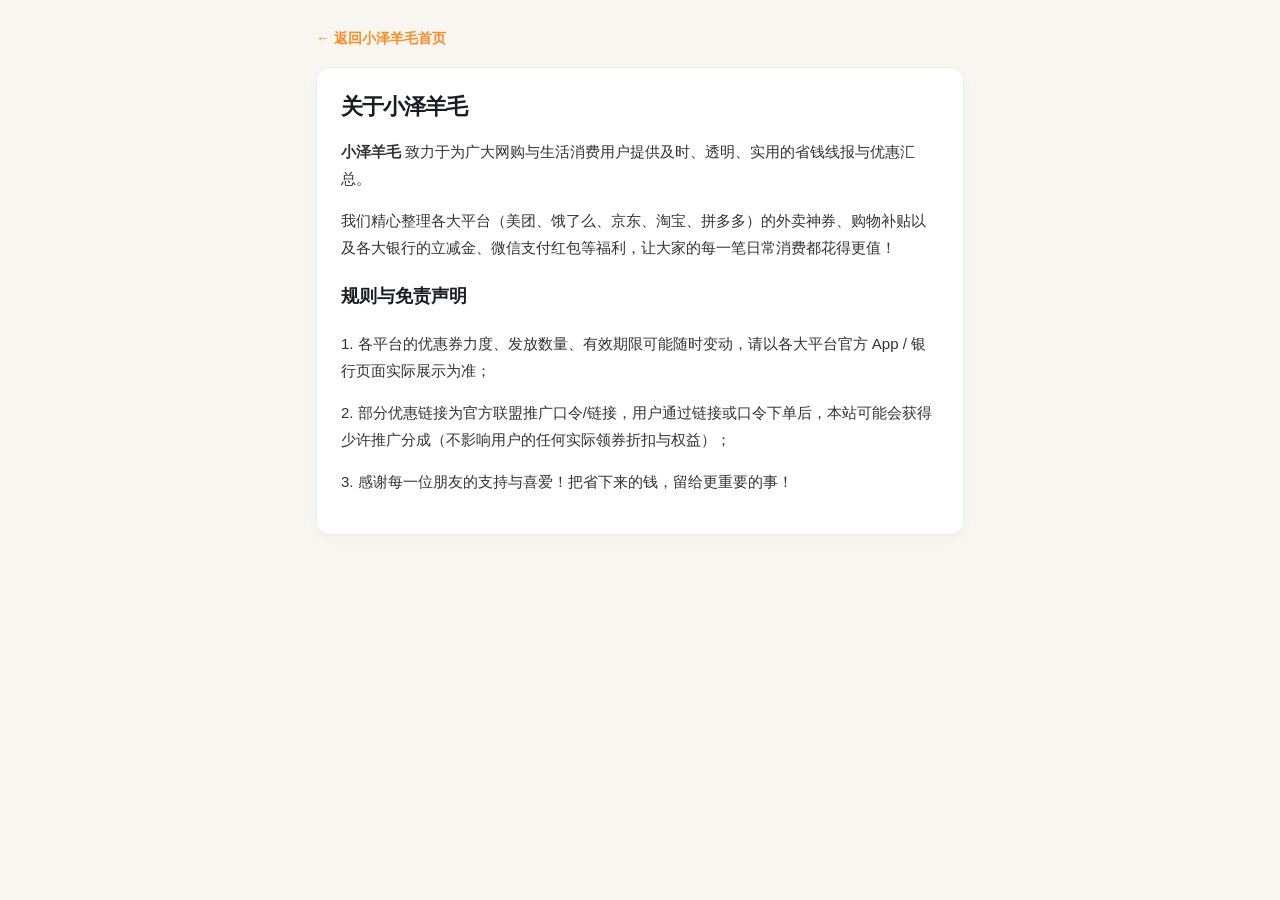
<file: about.html>
<!doctype html>
<html lang="zh-CN">
  <head>
    <meta charset="UTF-8" />
    <meta name="viewport" content="width=device-width, initial-scale=1, viewport-fit=cover" />
    <meta name="theme-color" content="#fff7ed" />
    <title>关于本站 · 小泽羊毛</title>
    <link rel="icon" type="image/svg+xml" href="/assets/logo.svg" />
    <link rel="apple-touch-icon" href="/assets/logo.svg" />
    <link rel="stylesheet" href="/assets/style.css" />
    <style>
      .content-page {
        max-width: 680px;
        margin: 0 auto;
        padding: 24px 16px 60px;
        font-size: 15px;
        line-height: 1.8;
        color: #333;
      }
      .content-card {
        background: #fff;
        border-radius: 14px;
        padding: 24px;
        border: 1px solid #ebeff5;
        box-shadow: 0 4px 12px rgba(0,0,0,0.03);
      }
      .back-bar {
        display: inline-flex;
        align-items: center;
        color: #ff8a1f;
        text-decoration: none;
        font-weight: 600;
        margin-bottom: 16px;
        font-size: 14px;
      }
    </style>
  </head>
  <body>
    <main class="content-page">
      <a href="/" class="back-bar">← 返回小泽羊毛首页</a>
      <div class="content-card">
        <h1 style="font-size: 22px; color: #1a1c23; margin-top:0;">关于小泽羊毛</h1>
        <p><strong>小泽羊毛</strong> 致力于为广大网购与生活消费用户提供及时、透明、实用的省钱线报与优惠汇总。</p>
        <p>我们精心整理各大平台（美团、饿了么、京东、淘宝、拼多多）的外卖神券、购物补贴以及各大银行的立减金、微信支付红包等福利，让大家的每一笔日常消费都花得更值！</p>
        <h3 style="color:#1a1c23; margin-top:20px;">规则与免责声明</h3>
        <p>1. 各平台的优惠券力度、发放数量、有效期限可能随时变动，请以各大平台官方 App / 银行页面实际展示为准；</p>
        <p>2. 部分优惠链接为官方联盟推广口令/链接，用户通过链接或口令下单后，本站可能会获得少许推广分成（不影响用户的任何实际领券折扣与权益）；</p>
        <p>3. 感谢每一位朋友的支持与喜爱！把省下来的钱，留给更重要的事！</p>
      </div>
    </main>
  </body>
</html>
</file>
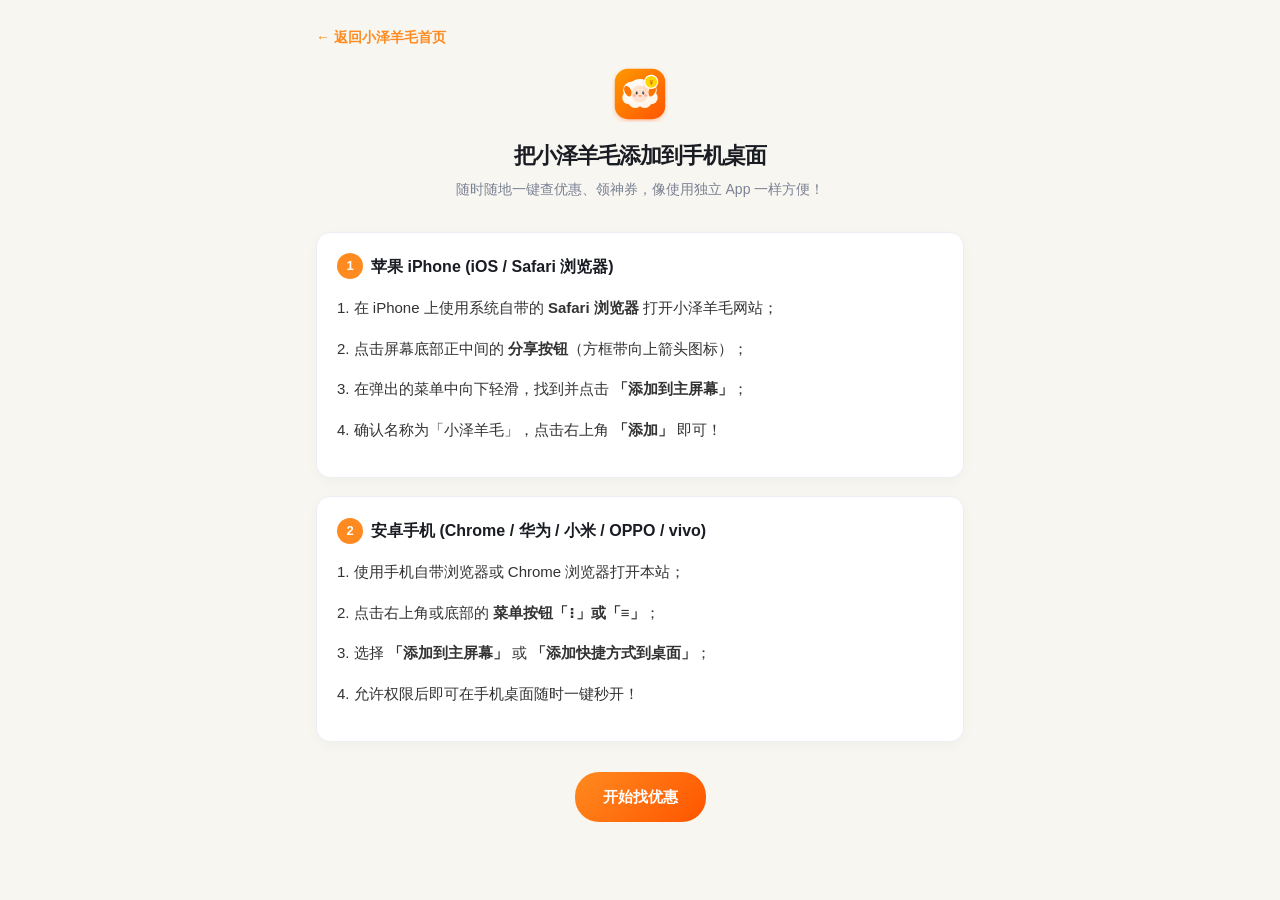
<file: add-to-home.html>
<!doctype html>
<html lang="zh-CN">
  <head>
    <meta charset="UTF-8" />
    <meta name="viewport" content="width=device-width, initial-scale=1, viewport-fit=cover" />
    <meta name="theme-color" content="#fff7ed" />
    <title>添加到手机桌面教程 · 小泽羊毛</title>
    <link rel="icon" type="image/svg+xml" href="/assets/logo.svg" />
    <link rel="apple-touch-icon" href="/assets/logo.svg" />
    <link rel="stylesheet" href="/assets/style.css" />
    <style>
      .guide-page {
        max-width: 680px;
        margin: 0 auto;
        padding: 24px 16px 60px;
        font-size: 15px;
        line-height: 1.7;
        color: #333;
      }
      .guide-header {
        text-align: center;
        margin-bottom: 30px;
      }
      .guide-header h1 {
        font-size: 22px;
        margin: 12px 0 6px;
        color: #1a1c23;
      }
      .guide-header p {
        color: #7a8194;
        font-size: 14px;
        margin: 0;
      }
      .step-card {
        background: #fff;
        border-radius: 14px;
        padding: 20px;
        margin-bottom: 18px;
        border: 1px solid #ebeff5;
        box-shadow: 0 4px 12px rgba(0, 0, 0, 0.03);
      }
      .step-num {
        display: inline-flex;
        align-items: center;
        justify-content: center;
        width: 26px;
        height: 26px;
        border-radius: 50%;
        background: #ff8a1f;
        color: #fff;
        font-weight: bold;
        font-size: 13px;
        margin-right: 8px;
      }
      .step-title {
        font-size: 16px;
        font-weight: 700;
        color: #1a1c23;
        display: flex;
        align-items: center;
        margin-bottom: 8px;
      }
      .back-bar {
        display: inline-flex;
        align-items: center;
        color: #ff8a1f;
        text-decoration: none;
        font-weight: 600;
        margin-bottom: 16px;
        font-size: 14px;
      }
    </style>
  </head>
  <body>
    <main class="guide-page">
      <a href="/" class="back-bar">← 返回小泽羊毛首页</a>
      
      <header class="guide-header">
        <img src="/assets/logo.svg" alt="小泽羊毛Logo" width="56" height="56" />
        <h1>把小泽羊毛添加到手机桌面</h1>
        <p>随时随地一键查优惠、领神券，像使用独立 App 一样方便！</p>
      </header>

      <section class="step-card">
        <div class="step-title">
          <span class="step-num">1</span> 苹果 iPhone (iOS / Safari 浏览器)
        </div>
        <p>1. 在 iPhone 上使用系统自带的 <strong>Safari 浏览器</strong> 打开小泽羊毛网站；</p>
        <p>2. 点击屏幕底部正中间的 <strong>分享按钮</strong>（方框带向上箭头图标）；</p>
        <p>3. 在弹出的菜单中向下轻滑，找到并点击 <strong>「添加到主屏幕」</strong>；</p>
        <p>4. 确认名称为「小泽羊毛」，点击右上角 <strong>「添加」</strong> 即可！</p>
      </section>

      <section class="step-card">
        <div class="step-title">
          <span class="step-num">2</span> 安卓手机 (Chrome / 华为 / 小米 / OPPO / vivo)
        </div>
        <p>1. 使用手机自带浏览器或 Chrome 浏览器打开本站；</p>
        <p>2. 点击右上角或底部的 <strong>菜单按钮「⋮」或「≡」</strong>；</p>
        <p>3. 选择 <strong>「添加到主屏幕」</strong> 或 <strong>「添加快捷方式到桌面」</strong>；</p>
        <p>4. 允许权限后即可在手机桌面随时一键秒开！</p>
      </section>

      <div style="text-align: center; margin-top: 30px;">
        <a href="/" style="display:inline-block; background:linear-gradient(135deg, #ff8a1f, #ff5500); color:#fff; text-decoration:none; padding:12px 28px; border-radius:24px; font-weight:bold;">开始找优惠</a>
      </div>
    </main>
  </body>
</html>
</file>
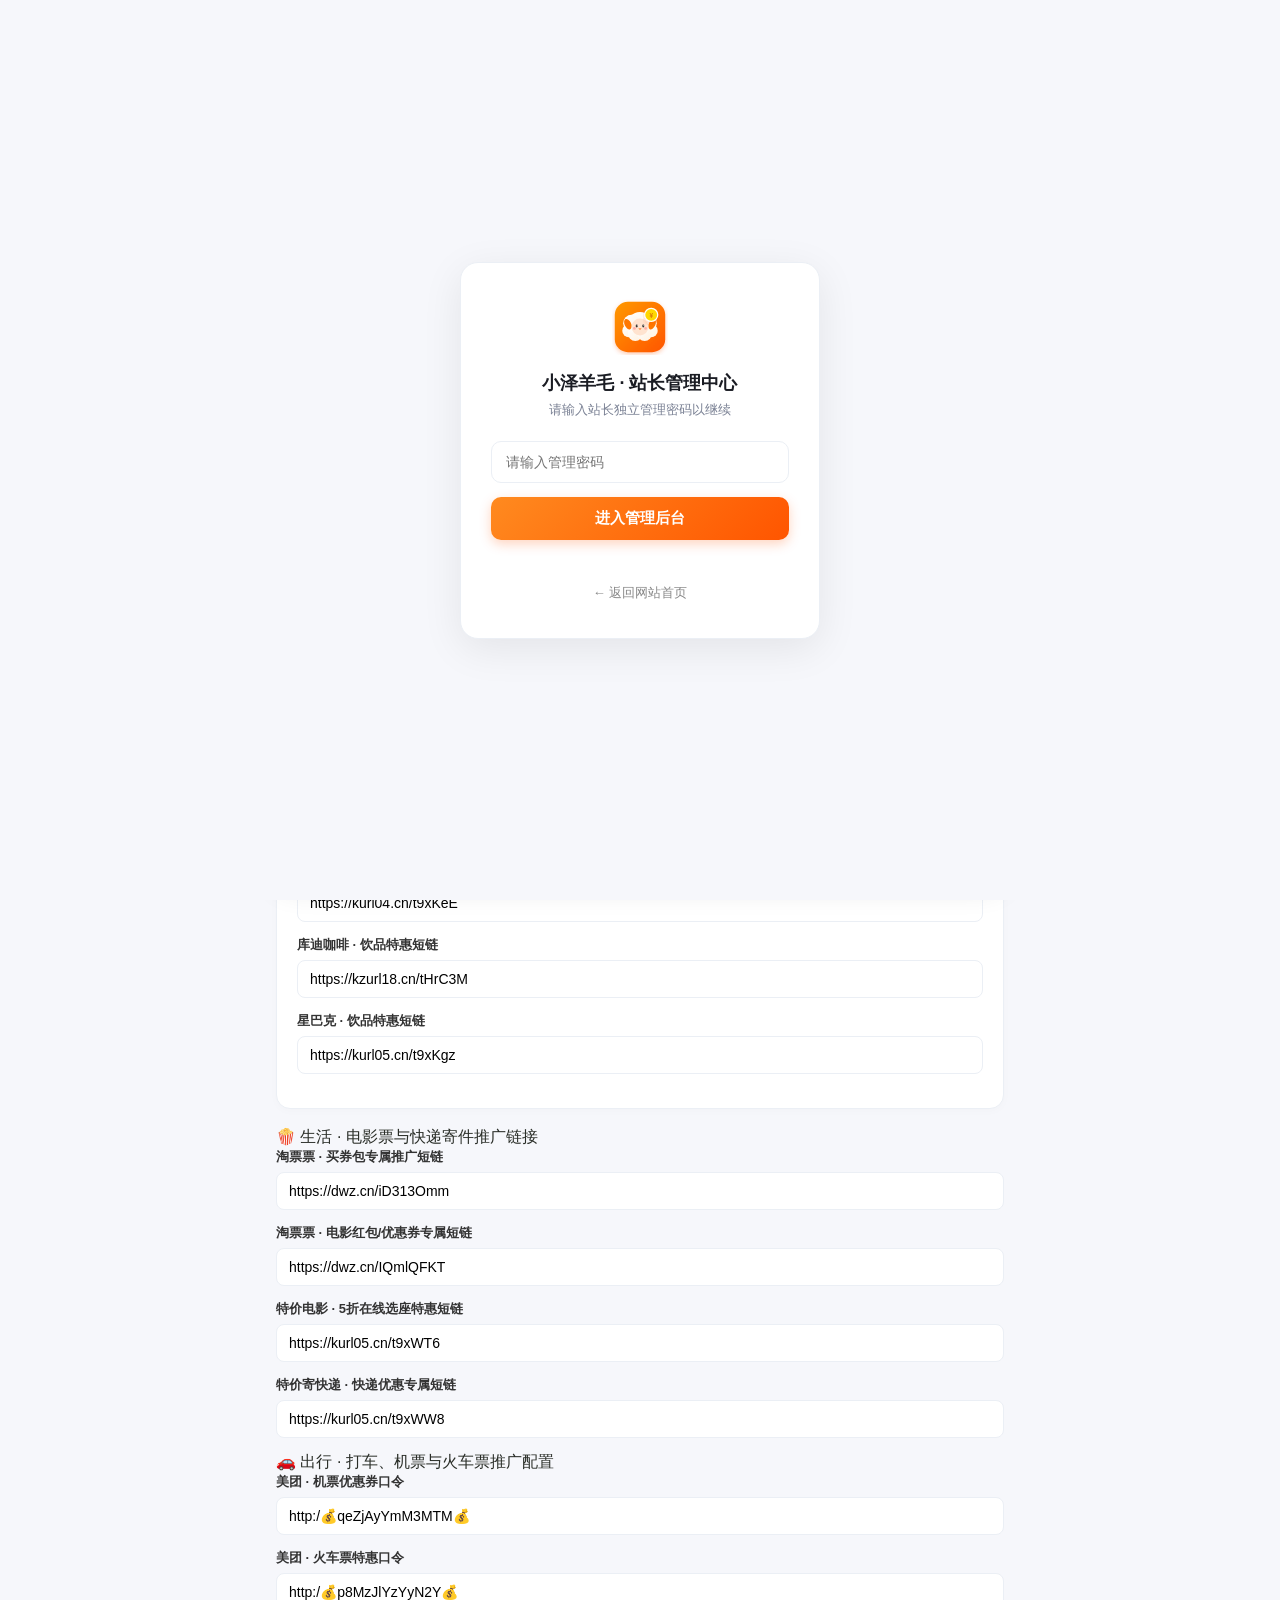
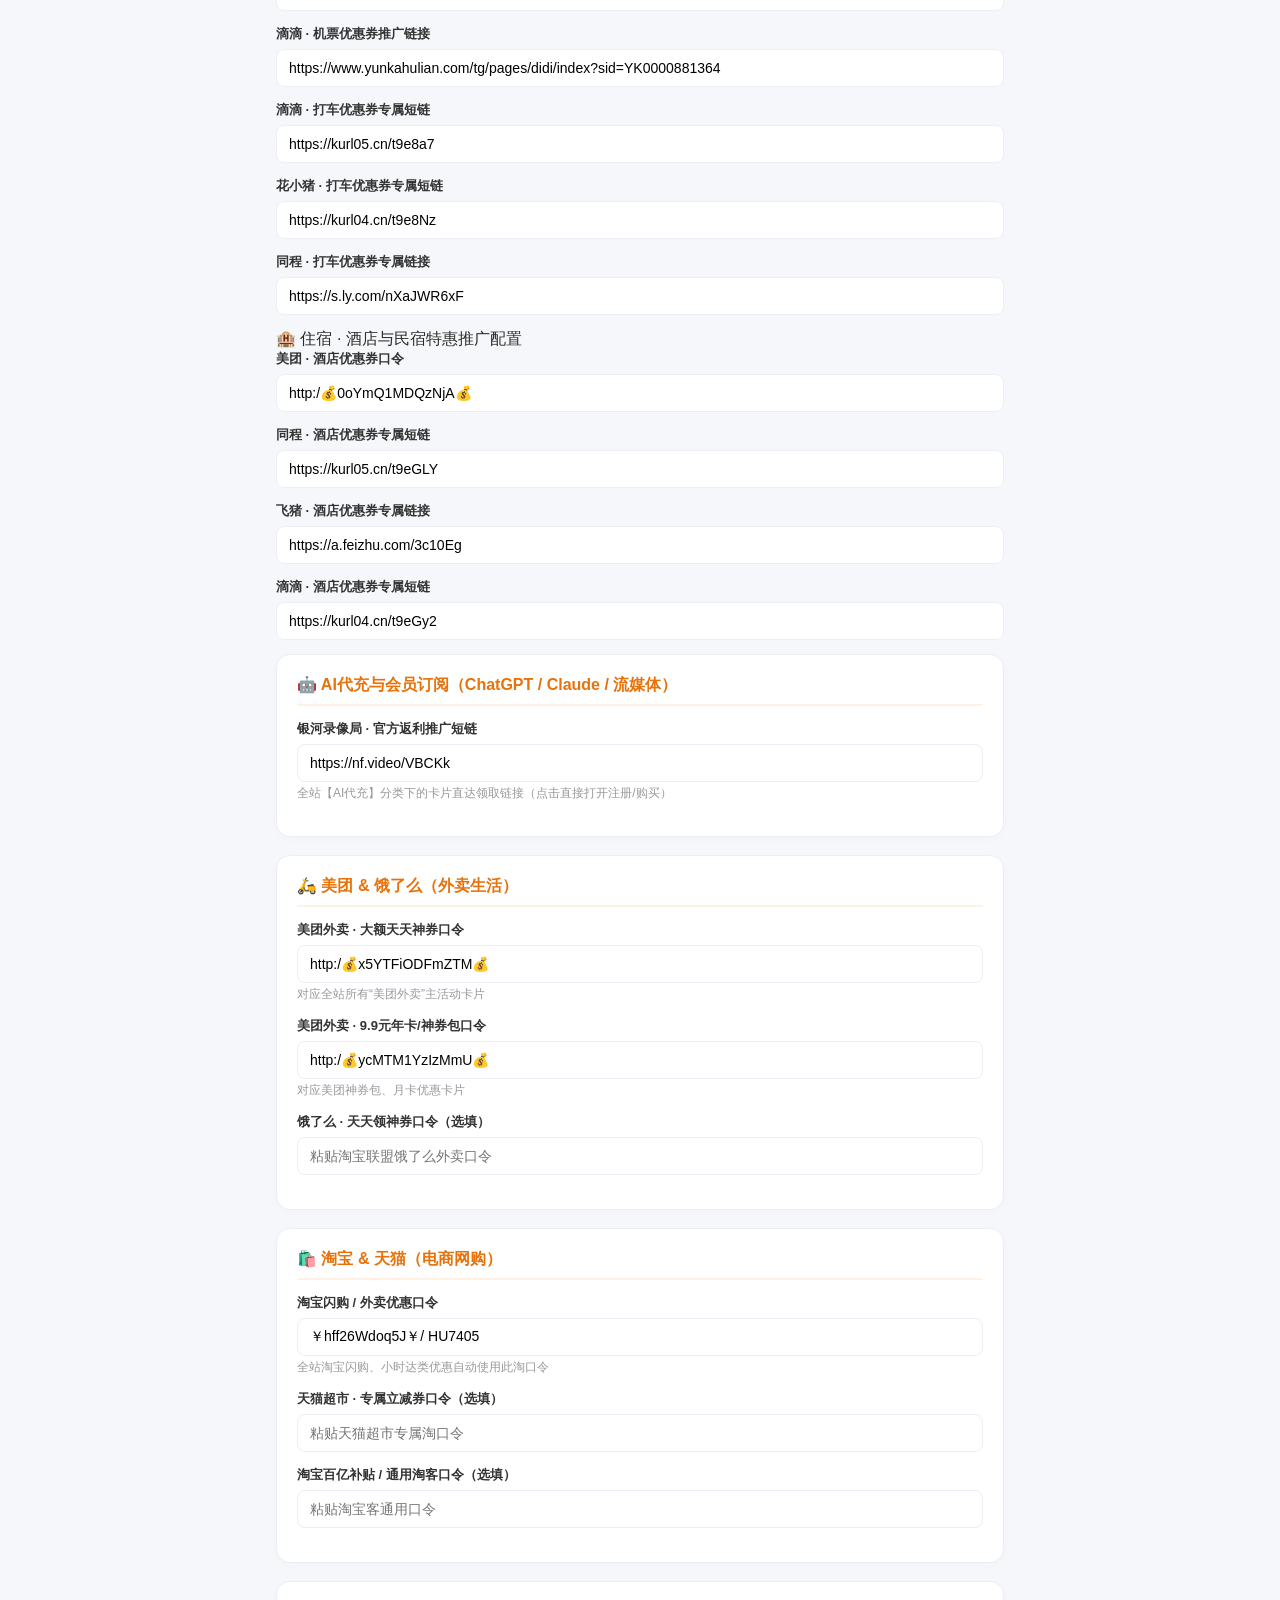
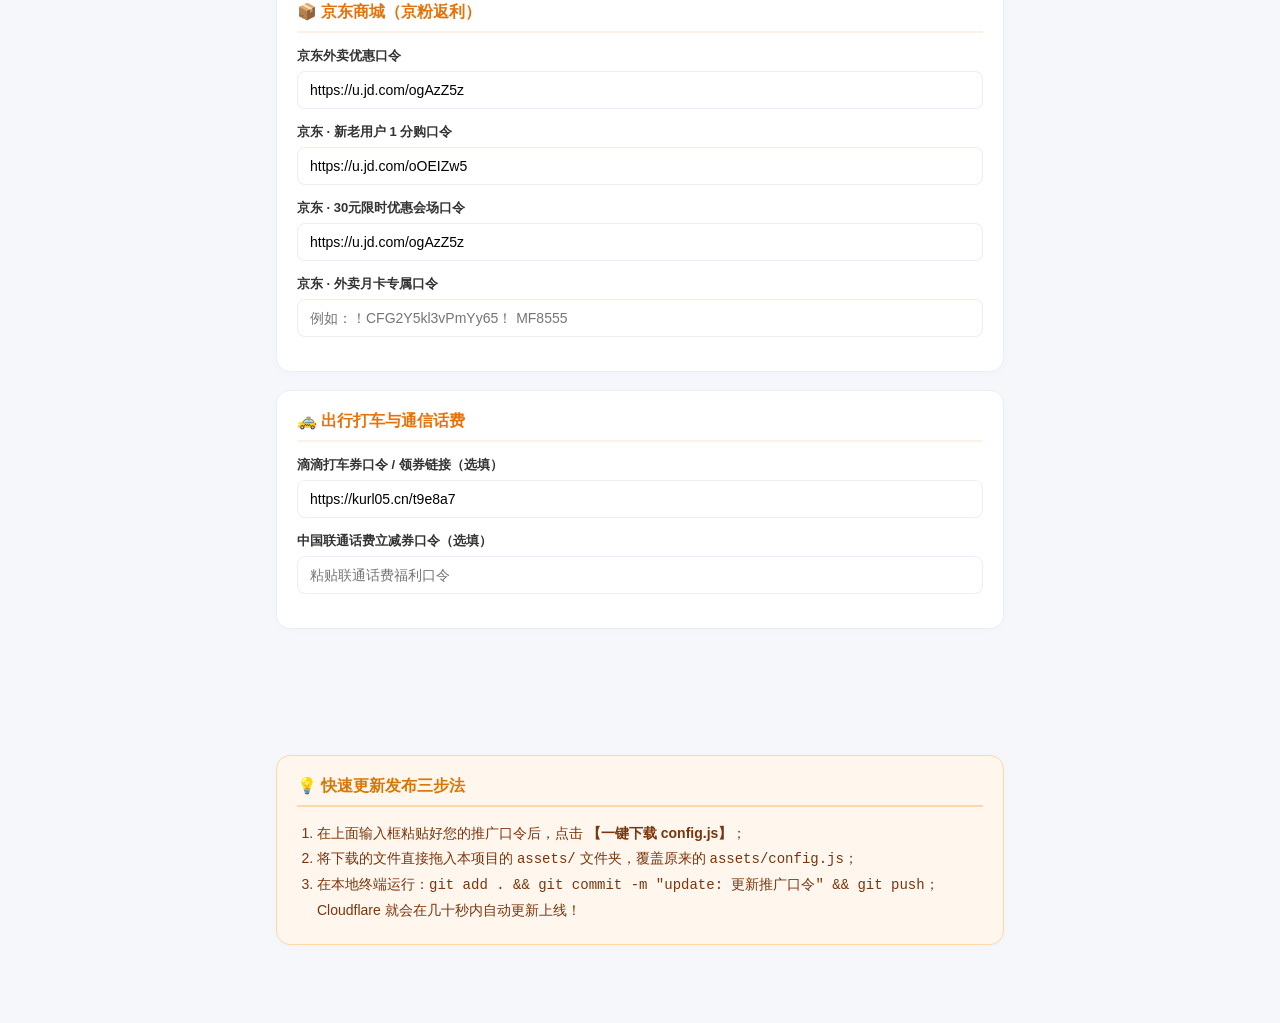
<file: admin.html>
<!doctype html>
<html lang="zh-CN">
  <head>
    <meta charset="UTF-8" />
    <meta name="viewport" content="width=device-width, initial-scale=1, viewport-fit=cover" />
    <title>小泽羊毛 - 站长可视化口令配置中心</title>
    <link rel="icon" type="image/svg+xml" href="/assets/logo.svg" />
    <link rel="stylesheet" href="/assets/style.css" />
    <style>
      .admin-container {
        max-width: 760px;
        margin: 20px auto 80px;
        padding: 0 16px;
      }
      .admin-header {
        background: #fff;
        border-radius: 16px;
        padding: 24px;
        margin-bottom: 20px;
        box-shadow: 0 4px 16px rgba(0,0,0,0.04);
        border: 1px solid #ebeff5;
        text-align: center;
      }
      .admin-header h1 {
        margin: 10px 0 6px;
        font-size: 22px;
        color: #1a1c23;
      }
      .admin-header p {
        margin: 0;
        color: #7a8194;
        font-size: 14px;
      }
      .section-box {
        background: #fff;
        border-radius: 14px;
        padding: 20px;
        margin-bottom: 18px;
        border: 1px solid #ebeff5;
        box-shadow: 0 2px 10px rgba(0,0,0,0.02);
      }
      .section-box h2 {
        font-size: 16px;
        margin: 0 0 14px;
        padding-bottom: 8px;
        border-bottom: 2px solid #fff1e3;
        color: #e8720a;
        display: flex;
        align-items: center;
        gap: 6px;
      }
      .form-group {
        margin-bottom: 14px;
      }
      .form-group label {
        display: block;
        font-size: 13px;
        font-weight: 600;
        margin-bottom: 6px;
        color: #333;
      }
      .form-group .hint {
        font-size: 12px;
        color: #999;
        margin-top: 3px;
      }
      .form-group input, .form-group textarea {
        width: 100%;
        box-sizing: border-box;
        padding: 10px 12px;
        border: 1.5px solid #ebeff5;
        border-radius: 8px;
        font-size: 14px;
        transition: border-color 0.2s;
        font-family: inherit;
      }
      .form-group input:focus, .form-group textarea:focus {
        outline: none;
        border-color: #ff8a1f;
        box-shadow: 0 0 0 3px rgba(255, 138, 31, 0.15);
      }
      .action-bar {
        position: sticky;
        bottom: 20px;
        background: rgba(255, 255, 255, 0.95);
        backdrop-filter: blur(8px);
        padding: 16px;
        border-radius: 16px;
        box-shadow: 0 8px 30px rgba(0,0,0,0.12);
        border: 1px solid #ebeff5;
        display: flex;
        flex-wrap: wrap;
        gap: 12px;
        justify-content: center;
        z-index: 100;
      }
      .btn-primary {
        background: linear-gradient(135deg, #ff8a1f 0%, #ff5500 100%);
        color: #fff;
        border: none;
        padding: 12px 24px;
        border-radius: 24px;
        font-weight: 700;
        font-size: 15px;
        cursor: pointer;
        box-shadow: 0 4px 12px rgba(255, 85, 0, 0.25);
        display: inline-flex;
        align-items: center;
        gap: 6px;
      }
      .btn-secondary {
        background: #fff;
        color: #e8720a;
        border: 1.5px solid #ff8a1f;
        padding: 12px 20px;
        border-radius: 24px;
        font-weight: 600;
        font-size: 14px;
        cursor: pointer;
      }
      .btn-view {
        background: #f6f7fb;
        color: #555;
        border: 1.5px solid #ddd;
        padding: 12px 20px;
        border-radius: 24px;
        font-weight: 600;
        font-size: 14px;
        text-decoration: none;
        display: inline-flex;
        align-items: center;
      }
      .toast {
        position: fixed;
        top: 24px;
        left: 50%;
        transform: translateX(-50%);
        background: #1a1c23;
        color: #fff;
        padding: 10px 20px;
        border-radius: 30px;
        font-size: 14px;
        display: none;
        z-index: 999;
        box-shadow: 0 6px 20px rgba(0,0,0,0.2);
      }
      .nav-top {
        margin-bottom: 16px;
        display: flex;
        justify-content: space-between;
        align-items: center;
      }
    </style>
  </head>
  <body style="background:#f6f7fb;">
    <!-- 站长安全密码验证遮罩层 -->
    <div id="login-overlay" style="position:fixed; top:0; left:0; width:100%; height:100%; background:#f6f7fb; z-index:99999; display:flex; align-items:center; justify-content:center;">
      <div style="background:#fff; padding:36px 30px; border-radius:18px; box-shadow:0 10px 40px rgba(0,0,0,0.08); width:90%; max-width:360px; text-align:center; border:1px solid #ebeff5;">
        <img src="/assets/logo.svg" alt="小泽羊毛" width="56" height="56" style="margin-bottom:12px;" />
        <h2 style="font-size:18px; margin:0 0 6px; color:#1a1c23;">小泽羊毛 · 站长管理中心</h2>
        <p style="font-size:13px; color:#7a8194; margin:0 0 22px;">请输入站长独立管理密码以继续</p>
        <input type="password" id="admin_pwd" placeholder="请输入管理密码" style="width:100%; box-sizing:border-box; padding:12px 14px; border:1.5px solid #ebeff5; border-radius:10px; font-size:14px; margin-bottom:14px; outline:none; transition:border-color 0.2s;" />
        <button type="button" id="admin_login_btn" style="width:100%; background:linear-gradient(135deg, #ff8a1f 0%, #ff5500 100%); color:#fff; border:none; padding:12px; border-radius:10px; font-weight:700; font-size:15px; cursor:pointer; box-shadow:0 4px 12px rgba(255,85,0,0.25);">进入管理后台</button>
        <p id="pwd_err" style="color:#e11d48; font-size:12px; margin:12px 0 0; min-height:16px;"></p>
        <a href="/" style="display:inline-block; margin-top:16px; font-size:13px; color:#888; text-decoration:none;">← 返回网站首页</a>
      </div>
    </div>

    <div id="toast" class="toast"></div>

    <div class="admin-container">
      <div class="nav-top">
        <a href="/" style="color:#ff8a1f; text-decoration:none; font-weight:600; font-size:14px;">← 返回小泽羊毛首页</a>
        <span style="font-size:13px; color:#888;">站长本地管理模式</span>
      </div>

      <header class="admin-header">
        <img src="/assets/logo.svg" alt="Logo" width="56" height="56" />
        <h1>站长可视化口令配置中心</h1>
        <p>在此直接填入您的推广口令与联系方式，一键导出全站生效，再也不用翻看复杂代码！</p>
      </header>

      <form id="config-form">
        <!-- 模块一：社群与联系方式 -->
        <div class="section-box">
          <h2>👥 社群与私域引流</h2>
          <div class="form-group">
            <label for="cfg_groupNumber">交流群号 / 微信号</label>
            <input type="text" id="cfg_groupNumber" placeholder="例如：300260356 或 你的微信号" />
            <div class="hint">全站顶部“加入交流群”、底部群号与弹窗将自动同步此号码</div>
          </div>
          <div class="form-group">
            <label for="cfg_groupLink">一键加群外链（选填）</label>
            <input type="url" id="cfg_groupLink" placeholder="例如：https://qm.qq.com/... 或留空" />
            <div class="hint">加群弹窗中的“点击链接加入”按钮跳转地址，若无链接可留空</div>
          </div>
          <div class="form-group">
            <label for="cfg_notice">群介绍 / 弹窗公告文字</label>
            <textarea id="cfg_notice" rows="2" placeholder="欢迎加入小泽羊毛线报群..."></textarea>
          </div>
        </div>

                        <!-- 模块：连锁餐饮与大牌点餐 -->
        <div class="section-box">
          <h2>🍔 聚推客 · 连锁餐饮与大牌5折点餐</h2>
          <div class="form-group">
            <label for="cfg_food_diancan">大牌点餐（聚合页推广短链）</label>
            <input type="url" id="cfg_food_diancan" placeholder="例如：https://s.t28.cn/rXkY9kRN" />
          </div>
          <div class="form-group">
            <label for="cfg_food_kfc">肯德基 · 在线点餐推广短链</label>
            <input type="url" id="cfg_food_kfc" placeholder="例如：https://kurl05.cn/t9xKHw" />
          </div>
          <div class="form-group">
            <label for="cfg_food_luckin">瑞幸咖啡 · 饮品特惠短链</label>
            <input type="url" id="cfg_food_luckin" placeholder="例如：https://kurl04.cn/t9xKeE" />
          </div>
          <div class="form-group">
            <label for="cfg_food_cotti">库迪咖啡 · 饮品特惠短链</label>
            <input type="url" id="cfg_food_cotti" placeholder="例如：https://kzurl18.cn/tHrC3M" />
          </div>
          <div class="form-group">
            <label for="cfg_food_starbucks">星巴克 · 饮品特惠短链</label>
            <input type="url" id="cfg_food_starbucks" placeholder="例如：https://kurl05.cn/t9xKgz" />
          </div>
        </div>

        <!-- 模块：生活与影音娱乐/快递 -->
        <div class="card">
          <div class="card-title">🍿 生活 · 电影票与快递寄件推广链接</div>
          <div class="form-group">
            <label for="cfg_life_taopiaopiao_bag">淘票票 · 买券包专属推广短链</label>
            <input type="url" id="cfg_life_taopiaopiao_bag" placeholder="例如：https://dwz.cn/iD313Omm" />
          </div>
          <div class="form-group">
            <label for="cfg_life_taopiaopiao_hb">淘票票 · 电影红包/优惠券专属短链</label>
            <input type="url" id="cfg_life_taopiaopiao_hb" placeholder="例如：https://dwz.cn/IQmlQFKT" />
          </div>
          <div class="form-group">
            <label for="cfg_life_movie">特价电影 · 5折在线选座特惠短链</label>
            <input type="url" id="cfg_life_movie" placeholder="例如：https://kurl05.cn/t9xWT6" />
          </div>
          <div class="form-group">
            <label for="cfg_life_express">特价寄快递 · 快递优惠专属短链</label>
            <input type="url" id="cfg_life_express" placeholder="例如：https://kurl05.cn/t9xWW8" />
          </div>
        </div>

        <!-- 模块：出行打车与机票火车票 -->
        <div class="card">
          <div class="card-title">🚗 出行 · 打车、机票与火车票推广配置</div>
          <div class="form-group">
            <label for="cfg_travel_meituan_flight">美团 · 机票优惠券口令</label>
            <input type="text" id="cfg_travel_meituan_flight" placeholder="例如：http:/💰qeZjAyYmM3MTM💰" />
          </div>
          <div class="form-group">
            <label for="cfg_travel_meituan_train">美团 · 火车票特惠口令</label>
            <input type="text" id="cfg_travel_meituan_train" placeholder="例如：http:/💰p8MzJlYzYyN2Y💰" />
          </div>
          <div class="form-group">
            <label for="cfg_travel_didi_flight">滴滴 · 机票优惠券推广链接</label>
            <input type="url" id="cfg_travel_didi_flight" placeholder="例如：https://www.yunkahulian.com/tg/pages/didi/index?sid=YK0000881364" />
          </div>
          <div class="form-group">
            <label for="cfg_travel_didi_ride">滴滴 · 打车优惠券专属短链</label>
            <input type="url" id="cfg_travel_didi_ride" placeholder="例如：https://kurl05.cn/t9e8a7" />
          </div>
          <div class="form-group">
            <label for="cfg_travel_huaxiaozhu_ride">花小猪 · 打车优惠券专属短链</label>
            <input type="url" id="cfg_travel_huaxiaozhu_ride" placeholder="例如：https://kurl04.cn/t9e8Nz" />
          </div>
          <div class="form-group">
            <label for="cfg_travel_tongcheng_ride">同程 · 打车优惠券专属链接</label>
            <input type="url" id="cfg_travel_tongcheng_ride" placeholder="例如：https://s.ly.com/nXaJWR6xF" />
          </div>
        </div>

        <!-- 模块：酒店与民宿住宿特惠 -->
        <div class="card">
          <div class="card-title">🏨 住宿 · 酒店与民宿特惠推广配置</div>
          <div class="form-group">
            <label for="cfg_hotel_meituan">美团 · 酒店优惠券口令</label>
            <input type="text" id="cfg_hotel_meituan" placeholder="例如：http:/💰0oYmQ1MDQzNjA💰" />
          </div>
          <div class="form-group">
            <label for="cfg_hotel_tongcheng">同程 · 酒店优惠券专属短链</label>
            <input type="url" id="cfg_hotel_tongcheng" placeholder="例如：https://kurl05.cn/t9eGLY" />
          </div>
          <div class="form-group">
            <label for="cfg_hotel_fliggy">飞猪 · 酒店优惠券专属链接</label>
            <input type="url" id="cfg_hotel_fliggy" placeholder="例如：https://a.feizhu.com/3c10Eg" />
          </div>
          <div class="form-group">
            <label for="cfg_hotel_didi">滴滴 · 酒店优惠券专属短链</label>
            <input type="url" id="cfg_hotel_didi" placeholder="例如：https://kurl04.cn/t9eGy2" />
          </div>
        </div>

        <!-- 模块：AI代充与会员订阅 -->
        <div class="section-box">
          <h2>🤖 AI代充与会员订阅（ChatGPT / Claude / 流媒体）</h2>
          <div class="form-group">
            <label for="cfg_ai_charge">银河录像局 · 官方返利推广短链</label>
            <input type="url" id="cfg_ai_charge" placeholder="例如：https://nf.video/VBCKk" />
            <div class="hint">全站【AI代充】分类下的卡片直达领取链接（点击直接打开注册/购买）</div>
          </div>
        </div>

        <!-- 模块二：美团 & 饿了么 外卖优惠 -->
        <div class="section-box">
          <h2>🛵 美团 & 饿了么（外卖生活）</h2>
          <div class="form-group">
            <label for="cfg_meituan_waimai">美团外卖 · 大额天天神券口令</label>
            <input type="text" id="cfg_meituan_waimai" placeholder="粘贴您的美团联盟外卖口令或短链" />
            <div class="hint">对应全站所有“美团外卖”主活动卡片</div>
          </div>
          <div class="form-group">
            <label for="cfg_meituan_card">美团外卖 · 9.9元年卡/神券包口令</label>
            <input type="text" id="cfg_meituan_card" placeholder="粘贴美团神券包专属口令" />
            <div class="hint">对应美团神券包、月卡优惠卡片</div>
          </div>
          <div class="form-group">
            <label for="cfg_eleme_waimai">饿了么 · 天天领神券口令（选填）</label>
            <input type="text" id="cfg_eleme_waimai" placeholder="粘贴淘宝联盟饿了么外卖口令" />
          </div>
        </div>

        <!-- 模块三：淘宝 & 天猫 电商购物 -->
        <div class="section-box">
          <h2>🛍️ 淘宝 & 天猫（电商网购）</h2>
          <div class="form-group">
            <label for="cfg_taobao_shangou">淘宝闪购 / 外卖优惠口令</label>
            <input type="text" id="cfg_taobao_shangou" placeholder="例如：￥hff26Wdoq5J￥/ HU7405" />
            <div class="hint">全站淘宝闪购、小时达类优惠自动使用此淘口令</div>
          </div>
          <div class="form-group">
            <label for="cfg_taobao_supermarket">天猫超市 · 专属立减券口令（选填）</label>
            <input type="text" id="cfg_taobao_supermarket" placeholder="粘贴天猫超市专属淘口令" />
          </div>
          <div class="form-group">
            <label for="cfg_taobao_general">淘宝百亿补贴 / 通用淘客口令（选填）</label>
            <input type="text" id="cfg_taobao_general" placeholder="粘贴淘宝客通用口令" />
          </div>
        </div>

        <!-- 模块四：京东 电商与外卖 -->
        <div class="section-box">
          <h2>📦 京东商城（京粉返利）</h2>
          <div class="form-group">
            <label for="cfg_jd_waimai">京东外卖优惠口令</label>
            <input type="text" id="cfg_jd_waimai" placeholder="例如：！M06Nx0HL7VunCqHG！ CA1393" />
          </div>
          <div class="form-group">
            <label for="cfg_jd_one_cent">京东 · 新老用户 1 分购口令</label>
            <input type="text" id="cfg_jd_one_cent" placeholder="例如：！Z6Y9PFxeGgB2NFby！ MF8555" />
          </div>
          <div class="form-group">
            <label for="cfg_jd_limited_sale">京东 · 30元限时优惠会场口令</label>
            <input type="text" id="cfg_jd_limited_sale" placeholder="例如：！O2GVr2DZKg2DsER0！ ZH9112" />
          </div>
          <div class="form-group">
            <label for="cfg_jd_month_card">京东 · 外卖月卡专属口令</label>
            <input type="text" id="cfg_jd_month_card" placeholder="例如：！CFG2Y5kl3vPmYy65！ MF8555" />
          </div>
        </div>

        <!-- 模块五：出行与通信 -->
        <div class="section-box">
          <h2>🚕 出行打车与通信话费</h2>
          <div class="form-group">
            <label for="cfg_didi">滴滴打车券口令 / 领券链接（选填）</label>
            <input type="text" id="cfg_didi" placeholder="粘贴滴滴联盟推广链接或口令" />
          </div>
          <div class="form-group">
            <label for="cfg_unicom_bill">中国联通话费立减券口令（选填）</label>
            <input type="text" id="cfg_unicom_bill" placeholder="粘贴联通话费福利口令" />
          </div>
        </div>
      </form>

      <!-- 底部吸底操作栏 -->
      <div class="action-bar">
        <button type="button" class="btn-primary" id="btn-download">
          ⬇️ 一键下载 config.js
        </button>
        <button type="button" class="btn-secondary" id="btn-copy">
          📋 复制配置代码
        </button>
        <button type="button" class="btn-secondary" id="btn-preview">
          ⚡ 立即本地生效预览
        </button>
        <a href="/" class="btn-view" target="_blank">
          👀 打开首页
        </a>
      </div>

      <!-- 更新发布说明 -->
      <div class="section-box" style="margin-top:30px; background:#fff7ed; border-color:#ffd8a8;">
        <h2 style="color:#d97706; border-color:#fed7aa;">💡 快速更新发布三步法</h2>
        <ol style="margin:0; padding-left:20px; font-size:14px; line-height:1.8; color:#78350f;">
          <li>在上面输入框粘贴好您的推广口令后，点击 <strong>【一键下载 config.js】</strong>；</li>
          <li>将下载的文件直接拖入本项目的 <code>assets/</code> 文件夹，覆盖原来的 <code>assets/config.js</code>；</li>
          <li>在本地终端运行：<code>git add . && git commit -m "update: 更新推广口令" && git push</code>；Cloudflare 就会在几十秒内自动更新上线！</li>
        </ol>
      </div>
    </div>

    <!-- 预加载当前已有的 config.js -->
    <script src="/assets/config.js"></script>
    <script>
      
      // 站长身份验证逻辑 (默认管理密码: xiaoze888)
      const ADMIN_PWD_KEY = 'xiaoze888';
      const overlay = document.getElementById('login-overlay');
      const pwdInput = document.getElementById('admin_pwd');
      const pwdBtn = document.getElementById('admin_login_btn');
      const pwdErr = document.getElementById('pwd_err');

      if (sessionStorage.getItem('XIAOZE_ADMIN_AUTH') === 'true') {
        overlay.style.display = 'none';
      }

      function handleLogin() {
        if (pwdInput.value === ADMIN_PWD_KEY) {
          sessionStorage.setItem('XIAOZE_ADMIN_AUTH', 'true');
          overlay.style.display = 'none';
          showToast('✓ 身份验证成功，欢迎小泽站长！');
        } else {
          pwdErr.textContent = '密码错误，请重新输入';
          pwdInput.style.borderColor = '#e11d48';
          pwdInput.focus();
        }
      }

      pwdBtn.addEventListener('click', handleLogin);
      pwdInput.addEventListener('keydown', (e) => {
        if (e.key === 'Enter') handleLogin();
      });

      function showToast(msg) {
        const toast = document.getElementById('toast');
        toast.textContent = msg;
        toast.style.display = 'block';
        setTimeout(() => { toast.style.display = 'none'; }, 2500);
      }

      // 初始化表单数据
      document.addEventListener('DOMContentLoaded', () => {
        // 优先读取 localStorage 中的缓存，否则读取 SITE_CONFIG
        let saved = null;
        try {
          saved = JSON.parse(localStorage.getItem('XIAOZE_PREVIEW_CONFIG') || 'null');
        } catch(e) {}

        const cfg = saved || window.SITE_CONFIG || {};
        const comm = cfg.community || {};
        const codes = cfg.codes || {};

        document.getElementById('cfg_groupNumber').value = comm.groupNumber || '';
        document.getElementById('cfg_groupLink').value = comm.groupLink || '';
        document.getElementById('cfg_notice').value = comm.notice || '';

        const codeKeys = [
          'food_diancan', 'food_kfc', 'food_luckin', 'food_cotti', 'food_starbucks',
          'life_taopiaopiao_bag', 'life_taopiaopiao_hb', 'life_movie', 'life_express',
          'travel_meituan_flight', 'travel_meituan_train', 'travel_didi_flight', 'travel_didi_ride', 'travel_huaxiaozhu_ride', 'travel_tongcheng_ride',
          'hotel_meituan', 'hotel_tongcheng', 'hotel_fliggy', 'hotel_didi', 'ai_charge', 'meituan_waimai', 'meituan_card', 'eleme_waimai',
          'taobao_shangou', 'taobao_supermarket', 'taobao_general',
          'jd_waimai', 'jd_one_cent', 'jd_limited_sale', 'jd_month_card',
          'didi', 'unicom_bill'
        ];

        codeKeys.forEach(key => {
          const el = document.getElementById('cfg_' + key);
          if (el) el.value = codes[key] || '';
        });
      });

      // 生成完整的 JS 代码
      function generateConfigJs() {
        const groupNumber = document.getElementById('cfg_groupNumber').value.trim();
        const groupLink = document.getElementById('cfg_groupLink').value.trim();
        const notice = document.getElementById('cfg_notice').value.trim();

        const codes = {};
        const codeKeys = [
          'food_diancan', 'food_kfc', 'food_luckin', 'food_cotti', 'food_starbucks',
          'life_taopiaopiao_bag', 'life_taopiaopiao_hb', 'life_movie', 'life_express',
          'travel_meituan_flight', 'travel_meituan_train', 'travel_didi_flight', 'travel_didi_ride', 'travel_huaxiaozhu_ride', 'travel_tongcheng_ride',
          'hotel_meituan', 'hotel_tongcheng', 'hotel_fliggy', 'hotel_didi', 'ai_charge', 'meituan_waimai', 'meituan_card', 'eleme_waimai',
          'taobao_shangou', 'taobao_supermarket', 'taobao_general',
          'jd_waimai', 'jd_one_cent', 'jd_limited_sale', 'jd_month_card',
          'didi', 'unicom_bill'
        ];
        codeKeys.forEach(k => {
          codes[k] = document.getElementById('cfg_' + k).value.trim();
        });

        return `/**
 * ============================================================================
 * 小泽羊毛 - 站长全局专属配置文件 (assets/config.js)
 * 自动生成时间: ${new Date().toLocaleString()}
 * ============================================================================
 */

window.SITE_CONFIG = {
  siteName: "小泽羊毛",
  siteSlogan: "把省下来的钱，留给更重要的事",

  // 社群与私域引流
  community: {
    groupName: "小泽羊毛线报交流群",
    groupNumber: ${JSON.stringify(groupNumber)},
    groupLink: ${JSON.stringify(groupLink)},
    notice: ${JSON.stringify(notice)}
  },

  // 核心平台推广口令
  codes: ${JSON.stringify(codes, null, 4)}
};
`;
      }

      // 1. 一键下载 config.js
      document.getElementById('btn-download').addEventListener('click', () => {
        const content = generateConfigJs();
        const blob = new Blob([content], { type: 'application/javascript;charset=utf-8' });
        const a = document.createElement('a');
        a.href = URL.createObjectURL(blob);
        a.download = 'config.js';
        a.click();
        URL.revokeObjectURL(a.href);
        showToast('✓ config.js 已生成并开始下载！请拖入 assets/ 目录替换');
      });

      // 2. 复制配置代码
      document.getElementById('btn-copy').addEventListener('click', () => {
        const content = generateConfigJs();
        navigator.clipboard.writeText(content).then(() => {
          showToast('✓ 配置代码已复制到剪贴板！');
        }).catch(() => {
          showToast('复制失败，请手动选择复制');
        });
      });

      // 3. 本地即时生效预览
      document.getElementById('btn-preview').addEventListener('click', () => {
        const groupNumber = document.getElementById('cfg_groupNumber').value.trim();
        const groupLink = document.getElementById('cfg_groupLink').value.trim();
        const notice = document.getElementById('cfg_notice').value.trim();
        const codes = {};
        const codeKeys = [
          'food_diancan', 'food_kfc', 'food_luckin', 'food_cotti', 'food_starbucks',
          'life_taopiaopiao_bag', 'life_taopiaopiao_hb', 'life_movie', 'life_express',
          'travel_meituan_flight', 'travel_meituan_train', 'travel_didi_flight', 'travel_didi_ride', 'travel_huaxiaozhu_ride', 'travel_tongcheng_ride',
          'hotel_meituan', 'hotel_tongcheng', 'hotel_fliggy', 'hotel_didi', 'ai_charge', 'meituan_waimai', 'meituan_card', 'eleme_waimai',
          'taobao_shangou', 'taobao_supermarket', 'taobao_general',
          'jd_waimai', 'jd_one_cent', 'jd_limited_sale', 'jd_month_card',
          'didi', 'unicom_bill'
        ];
        codeKeys.forEach(k => {
          codes[k] = document.getElementById('cfg_' + k).value.trim();
        });

        const previewConfig = {
          siteName: "小泽羊毛",
          community: { groupNumber, groupLink, notice },
          codes: codes
        };

        localStorage.setItem('XIAOZE_PREVIEW_CONFIG', JSON.stringify(previewConfig));
        showToast('✓ 本地配置已生效！正在打开首页查看...');
        setTimeout(() => {
          window.open('/', '_blank');
        }, 800);
      });
    </script>
  </body>
</html>
</file>
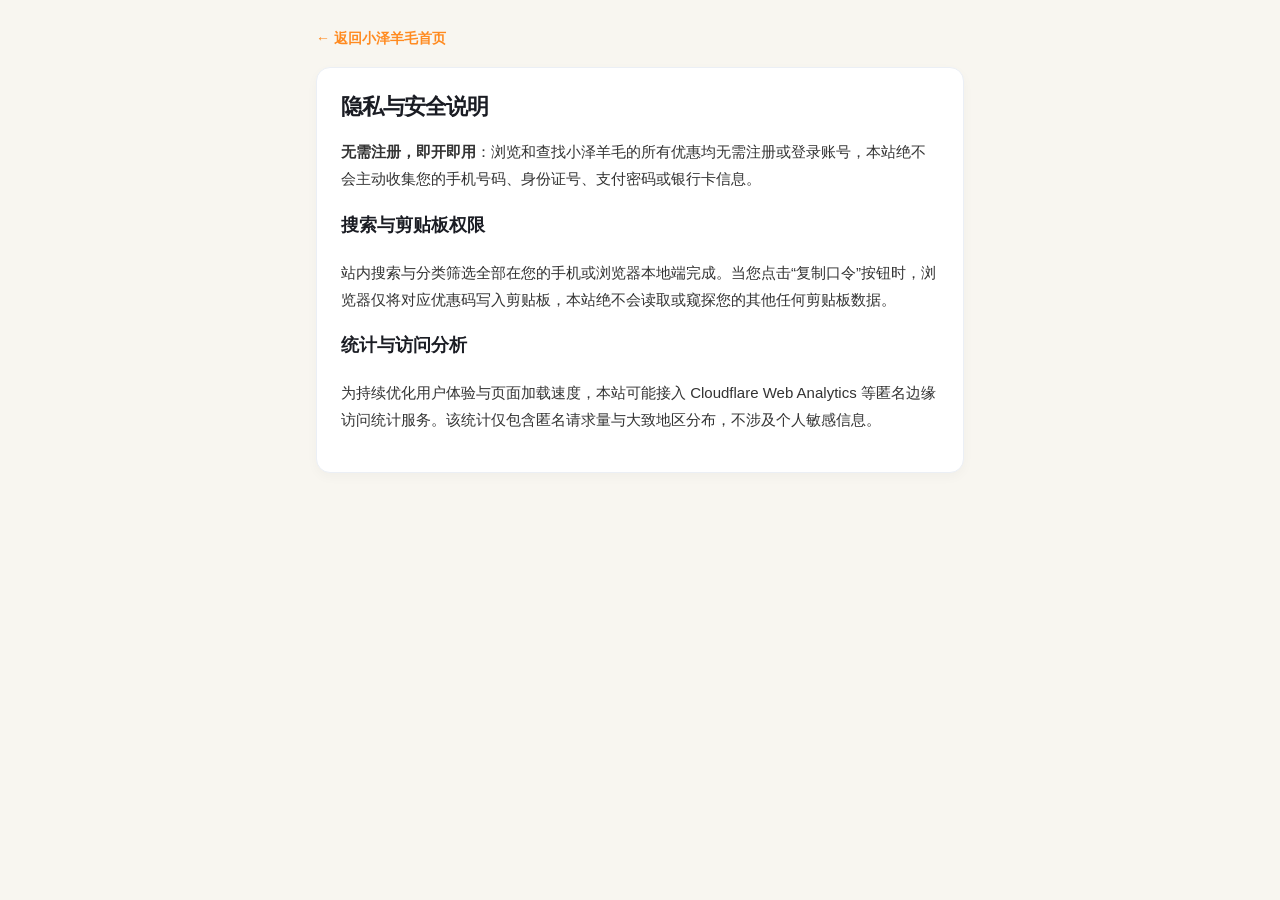
<file: privacy.html>
<!doctype html>
<html lang="zh-CN">
  <head>
    <meta charset="UTF-8" />
    <meta name="viewport" content="width=device-width, initial-scale=1, viewport-fit=cover" />
    <meta name="theme-color" content="#fff7ed" />
    <title>隐私说明 · 小泽羊毛</title>
    <link rel="icon" type="image/svg+xml" href="/assets/logo.svg" />
    <link rel="apple-touch-icon" href="/assets/logo.svg" />
    <link rel="stylesheet" href="/assets/style.css" />
    <style>
      .content-page {
        max-width: 680px;
        margin: 0 auto;
        padding: 24px 16px 60px;
        font-size: 15px;
        line-height: 1.8;
        color: #333;
      }
      .content-card {
        background: #fff;
        border-radius: 14px;
        padding: 24px;
        border: 1px solid #ebeff5;
        box-shadow: 0 4px 12px rgba(0,0,0,0.03);
      }
      .back-bar {
        display: inline-flex;
        align-items: center;
        color: #ff8a1f;
        text-decoration: none;
        font-weight: 600;
        margin-bottom: 16px;
        font-size: 14px;
      }
    </style>
  </head>
  <body>
    <main class="content-page">
      <a href="/" class="back-bar">← 返回小泽羊毛首页</a>
      <div class="content-card">
        <h1 style="font-size: 22px; color: #1a1c23; margin-top:0;">隐私与安全说明</h1>
        <p><strong>无需注册，即开即用</strong>：浏览和查找小泽羊毛的所有优惠均无需注册或登录账号，本站绝不会主动收集您的手机号码、身份证号、支付密码或银行卡信息。</p>
        <h3 style="color:#1a1c23;">搜索与剪贴板权限</h3>
        <p>站内搜索与分类筛选全部在您的手机或浏览器本地端完成。当您点击“复制口令”按钮时，浏览器仅将对应优惠码写入剪贴板，本站绝不会读取或窥探您的其他任何剪贴板数据。</p>
        <h3 style="color:#1a1c23;">统计与访问分析</h3>
        <p>为持续优化用户体验与页面加载速度，本站可能接入 Cloudflare Web Analytics 等匿名边缘访问统计服务。该统计仅包含匿名请求量与大致地区分布，不涉及个人敏感信息。</p>
      </div>
    </main>
  </body>
</html>
</file>
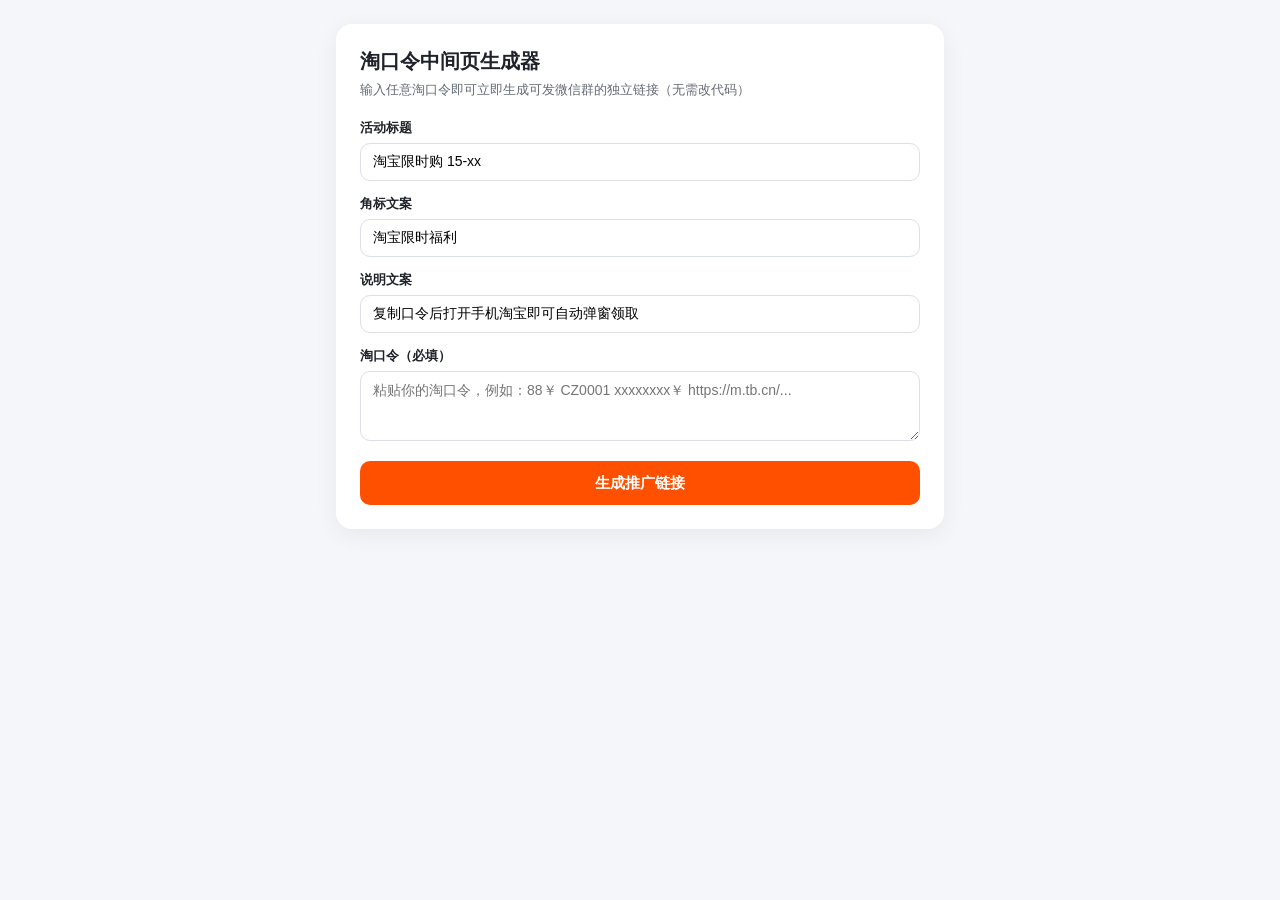
<file: tb-gen.html>
<!doctype html>
<html lang="zh-CN">
  <head>
    <meta charset="UTF-8" />
    <meta name="viewport" content="width=device-width,initial-scale=1" />
    <title>淘口令中间页链接生成器 - 小泽羊毛</title>
    <link rel="icon" type="image/svg+xml" href="/assets/logo.svg" />
    <style>
      body {
        margin: 0;
        padding: 24px 16px;
        font-family: -apple-system, BlinkMacSystemFont, "PingFang SC", sans-serif;
        background: #f5f6fa;
        color: #1f2329;
      }
      .box {
        max-width: 560px;
        margin: 0 auto;
        background: #fff;
        border-radius: 16px;
        padding: 24px;
        box-shadow: 0 6px 24px rgba(0, 0, 0, 0.06);
      }
      h1 {
        margin: 0 0 6px;
        font-size: 20px;
      }
      .sub {
        margin: 0 0 20px;
        font-size: 13px;
        color: #646a73;
      }
      label {
        display: block;
        font-size: 13px;
        font-weight: 600;
        margin: 14px 0 6px;
      }
      input, textarea {
        width: 100%;
        box-sizing: border-box;
        border: 1px solid #dcdfe6;
        border-radius: 10px;
        padding: 10px 12px;
        font-size: 14px;
        font-family: inherit;
      }
      button {
        margin-top: 16px;
        width: 100%;
        height: 44px;
        border: none;
        border-radius: 10px;
        background: #ff5000;
        color: #fff;
        font-size: 15px;
        font-weight: 700;
        cursor: pointer;
      }
      .result {
        margin-top: 18px;
        padding: 14px;
        background: #fff8f4;
        border: 1px solid #ffd2bd;
        border-radius: 10px;
        display: none;
      }
      .result a {
        word-break: break-all;
        color: #ff5000;
        font-size: 13px;
      }
      .copy-btn {
        background: #16a34a;
        margin-top: 10px;
      }
    </style>
  </head>
  <body>
    <div class="box">
      <h1>淘口令中间页生成器</h1>
      <p class="sub">输入任意淘口令即可立即生成可发微信群的独立链接（无需改代码）</p>

      <label>活动标题</label>
      <input id="title" value="淘宝限时购 15-xx" placeholder="例如：淘宝限时购 15-xx" />

      <label>角标文案</label>
      <input id="badge" value="淘宝限时福利" placeholder="例如：淘宝限时福利" />

      <label>说明文案</label>
      <input id="desc" value="复制口令后打开手机淘宝即可自动弹窗领取" />

      <label>淘口令（必填）</label>
      <textarea id="tkl" rows="3" placeholder="粘贴你的淘口令，例如：88￥ CZ0001 xxxxxxxx￥ https://m.tb.cn/..."></textarea>

      <button id="genBtn" type="button">生成推广链接</button>

      <div class="result" id="resultBox">
        <div style="font-size:12px;color:#646a73;margin-bottom:6px;">生成的中间页链接：</div>
        <a id="outLink" href="#" target="_blank"></a>
        <button class="copy-btn" id="copyOutBtn" type="button">复制链接</button>
      </div>
    </div>

    <script>
      function encodeBase64Utf8(str) {
        var bytes = new TextEncoder().encode(str);
        var bin = "";
        for (var i = 0; i < bytes.length; i++) {
          bin += String.fromCharCode(bytes[i]);
        }
        return btoa(bin).replace(/\+/g, "-").replace(/\//g, "_").replace(/=+$/, "");
      }

      document.getElementById("genBtn").addEventListener("click", function () {
        var tkl = document.getElementById("tkl").value.trim();
        if (!tkl) {
          alert("请先输入淘口令");
          return;
        }
        var payload = {
          title: document.getElementById("title").value.trim(),
          badge: document.getElementById("badge").value.trim(),
          desc: document.getElementById("desc").value.trim(),
          tkl: tkl
        };
        var base = window.location.origin + "/tb.html?d=" + encodeBase64Utf8(JSON.stringify(payload));
        var outLink = document.getElementById("outLink");
        outLink.href = base;
        outLink.textContent = base;
        document.getElementById("resultBox").style.display = "block";
      });

      document.getElementById("copyOutBtn").addEventListener("click", function () {
        var url = document.getElementById("outLink").textContent;
        navigator.clipboard.writeText(url).then(function () {
          alert("已复制链接！可直接发群或用短链工具缩短");
        });
      });
    </script>
  </body>
</html>
</file>
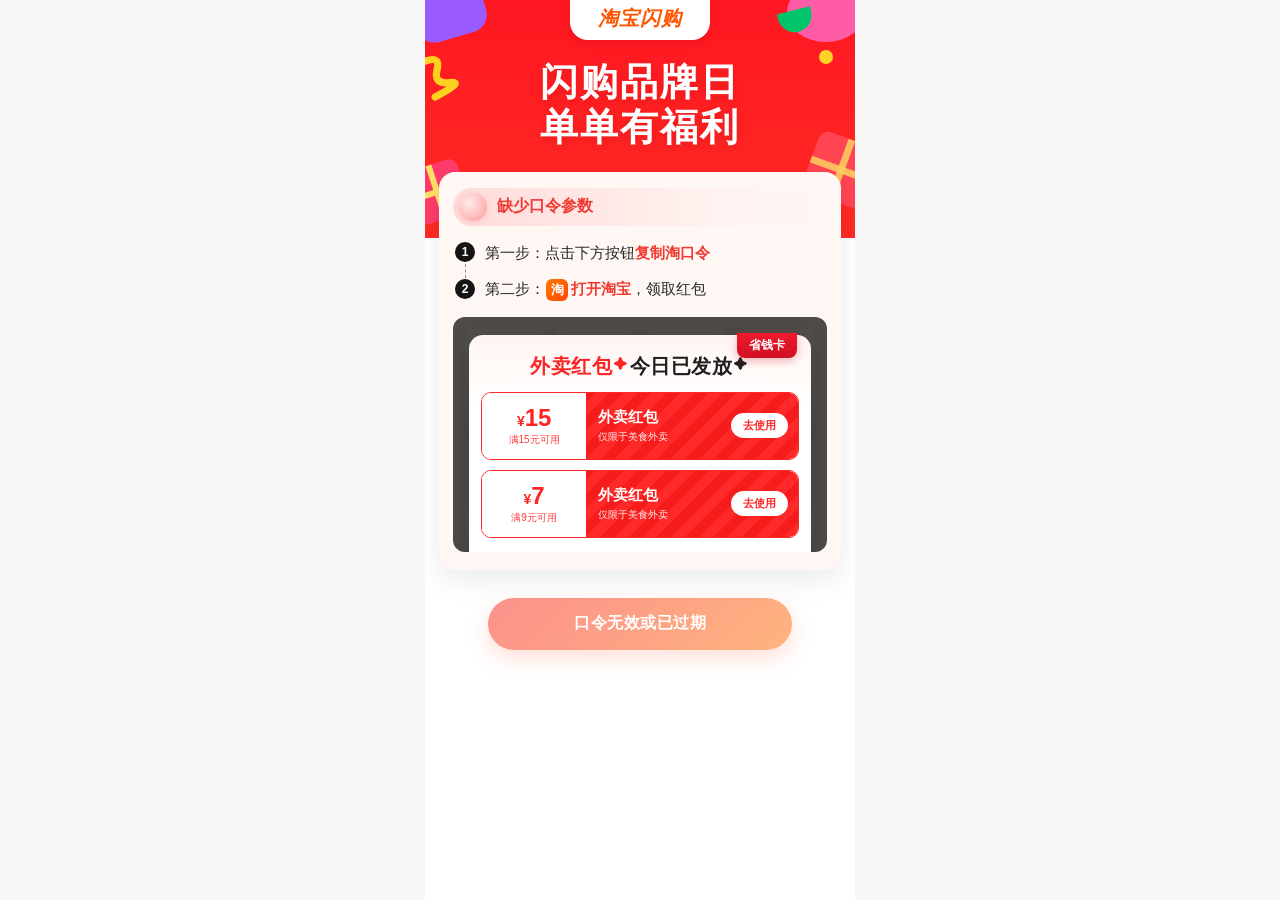
<file: tb.html>
<!doctype html>
<html lang="zh-CN">
  <head>
    <meta charset="UTF-8" />
    <meta name="viewport" content="width=device-width,initial-scale=1,maximum-scale=1,user-scalable=no,viewport-fit=cover" />
    <meta name="format-detection" content="telephone=no" />
    <title>闪购品牌日 单单有福利</title>
    <link rel="icon" type="image/svg+xml" href="/assets/logo.svg" />
    <style>
      * {
        box-sizing: border-box;
        -webkit-tap-highlight-color: transparent;
      }
      html, body {
        margin: 0;
        padding: 0;
        min-height: 100%;
        font-family: -apple-system, BlinkMacSystemFont, "PingFang SC", "Helvetica Neue", Arial, sans-serif;
        background: #f7f7f7;
        color: #222;
      }
      .page-wrap {
        position: relative;
        min-height: 100vh;
        width: 100%;
        max-width: 430px;
        margin: 0 auto;
        background: #ffffff;
        overflow-x: hidden;
        padding-bottom: 42px;
        display: flex;
        flex-direction: column;
        align-items: center;
      }

      /* 上红下白背景中的红色顶部区域 */
      .hero-bg {
        position: relative;
        width: 100%;
        background: linear-gradient(180deg, #ff1722 0%, #ff2b24 100%);
        padding: 0 16px 88px;
        text-align: center;
        overflow: hidden;
      }
      /* 顶部装饰图形 */
      .decor-purple {
        position: absolute;
        top: -16px;
        left: -12px;
        width: 72px;
        height: 54px;
        background: #9a5cff;
        border-radius: 18px;
        transform: rotate(-16deg);
      }
      .decor-pink-top {
        position: absolute;
        top: -18px;
        right: -10px;
        width: 78px;
        height: 60px;
        background: #ff5ca8;
        border-radius: 50%;
      }
      .decor-green-top {
        position: absolute;
        top: 10px;
        right: 42px;
        width: 34px;
        height: 22px;
        background: #00c46a;
        border-radius: 0 0 20px 20px;
        transform: rotate(-14deg);
      }
      .decor-squiggle {
        position: absolute;
        top: 52px;
        left: -6px;
        width: 54px;
        height: 54px;
        pointer-events: none;
      }
      .decor-dot {
        position: absolute;
        top: 50px;
        right: 22px;
        width: 14px;
        height: 14px;
        border-radius: 50%;
        background: #ffd426;
      }
      .decor-gift-left {
        position: absolute;
        bottom: 18px;
        left: -16px;
        width: 56px;
        height: 56px;
        background: #ff3b6b;
        border-radius: 10px;
        transform: rotate(-18deg);
      }
      .decor-gift-left::before {
        content: "";
        position: absolute;
        left: 50%;
        top: 0;
        bottom: 0;
        width: 6px;
        transform: translateX(-50%);
        background: #ffe066;
      }
      .decor-gift-left::after {
        content: "";
        position: absolute;
        top: 50%;
        left: 0;
        right: 0;
        height: 6px;
        transform: translateY(-50%);
        background: #ffe066;
      }
      .decor-gift-right {
        position: absolute;
        bottom: 36px;
        right: -18px;
        width: 64px;
        height: 64px;
        background: #ff4757;
        border-radius: 10px;
        transform: rotate(20deg);
        opacity: 0.92;
      }
      .decor-gift-right::before {
        content: "";
        position: absolute;
        left: 50%;
        top: 0;
        bottom: 0;
        width: 7px;
        transform: translateX(-50%);
        background: rgba(255, 224, 102, 0.85);
      }
      .decor-gift-right::after {
        content: "";
        position: absolute;
        top: 50%;
        left: 0;
        right: 0;
        height: 7px;
        transform: translateY(-50%);
        background: rgba(255, 224, 102, 0.85);
      }

      /* 顶部居中白色角标 */
      .top-badge {
        position: relative;
        z-index: 2;
        display: inline-block;
        background: #ffffff;
        color: #ff5500;
        font-size: 20px;
        font-weight: 900;
        font-style: italic;
        padding: 5px 28px 8px;
        border-radius: 0 0 18px 18px;
        box-shadow: 0 4px 12px rgba(150, 0, 10, 0.14);
        margin-bottom: 20px;
        letter-spacing: 1px;
      }

      /* 两行大标题 */
      .hero-title {
        position: relative;
        z-index: 2;
        margin: 0;
        color: #ffffff;
        font-size: 38px;
        font-weight: 900;
        line-height: 1.18;
        letter-spacing: 2px;
        text-shadow: 0 3px 10px rgba(170, 0, 10, 0.25);
      }

      /* 骑跨红白边界的米白主卡片 */
      .main-card {
        position: relative;
        z-index: 3;
        width: calc(100% - 28px);
        margin-top: -66px;
        background: #fff7f4;
        border-radius: 16px;
        padding: 16px 14px 18px;
        box-shadow: 0 10px 28px rgba(0, 0, 0, 0.08);
      }
      .card-header {
        display: flex;
        align-items: center;
        gap: 10px;
        padding: 5px 12px 5px 6px;
        border-radius: 999px;
        background: linear-gradient(90deg, rgba(255, 198, 198, 0.56) 0%, rgba(255, 226, 226, 0.2) 72%, rgba(255, 255, 255, 0) 100%);
        margin-bottom: 16px;
      }
      .header-orb {
        flex-shrink: 0;
        width: 28px;
        height: 28px;
        border-radius: 50%;
        background: radial-gradient(circle at 35% 35%, #ffecec, #ff9999);
        box-shadow: 0 2px 6px rgba(255, 107, 107, 0.22);
      }
      .card-title {
        margin: 0;
        font-size: 16px;
        font-weight: 800;
        color: #ef3b32;
      }

      /* 步骤 1 & 2 */
      .steps {
        position: relative;
        padding-left: 2px;
        margin-bottom: 16px;
      }
      .step-row {
        position: relative;
        display: flex;
        align-items: center;
        gap: 10px;
        font-size: 15px;
        line-height: 1.4;
        color: #262626;
        font-weight: 500;
      }
      .step-row + .step-row {
        margin-top: 15px;
      }
      .step-row:first-child::after {
        content: "";
        position: absolute;
        left: 9.5px;
        top: 22px;
        height: 14px;
        border-left: 1.5px dashed #8c8c8c;
      }
      .step-num {
        flex-shrink: 0;
        width: 20px;
        height: 20px;
        border-radius: 50%;
        background: #141414;
        color: #ffffff;
        font-size: 12px;
        font-weight: 700;
        display: inline-flex;
        align-items: center;
        justify-content: center;
      }
      .hl-red {
        color: #ef3b32;
        font-weight: 700;
      }
      .tb-icon {
        display: inline-flex;
        align-items: center;
        justify-content: center;
        width: 22px;
        height: 22px;
        border-radius: 6px;
        background: linear-gradient(135deg, #ff7a00, #ff4500);
        color: #ffffff;
        font-size: 13px;
        font-weight: 800;
        margin: 0 3px 0 1px;
      }

      /* 仿真外卖红包弹窗预览区 */
      .preview-stage {
        position: relative;
        border-radius: 12px;
        overflow: hidden;
        background: #4e4b48;
        padding: 18px 16px 0;
      }
      .backdrop-grid {
        position: absolute;
        inset: 0;
        display: grid;
        grid-template-columns: repeat(4, 1fr);
        gap: 8px;
        padding: 12px;
        opacity: 0.22;
        color: #ffffff;
        font-size: 12px;
        text-align: center;
        pointer-events: none;
      }
      .backdrop-item {
        background: rgba(255, 255, 255, 0.14);
        border-radius: 10px;
        padding: 16px 4px;
      }
      .popup-mock {
        position: relative;
        background: linear-gradient(180deg, #fff5f2 0%, #ffffff 34%);
        border-radius: 14px 14px 0 0;
        padding: 18px 12px 14px;
        box-shadow: 0 8px 24px rgba(0, 0, 0, 0.25);
        text-align: center;
      }
      .ribbon-tag {
        position: absolute;
        top: -2px;
        right: 14px;
        background: linear-gradient(180deg, #ef1a2d, #cf0f22);
        color: #ffffff;
        font-size: 12px;
        font-weight: 800;
        padding: 4px 12px;
        border-radius: 0 0 8px 8px;
        box-shadow: 0 3px 8px rgba(207, 15, 34, 0.3);
      }
      .popup-title {
        margin: 0 0 12px;
        font-size: 20px;
        font-weight: 900;
        color: #1f1f1f;
        letter-spacing: 0.5px;
      }
      .popup-title .red {
        color: #ff2424;
      }
      .popup-title .spark {
        font-size: 13px;
        vertical-align: 4px;
        margin: 0 2px;
      }
      .voucher-card {
        display: flex;
        align-items: stretch;
        border: 1.5px solid #ff2828;
        border-radius: 10px;
        overflow: hidden;
        background: #ffffff;
        margin-bottom: 10px;
        min-height: 68px;
      }
      .voucher-card:last-child {
        margin-bottom: 0;
      }
      .voucher-left {
        width: 33%;
        background: #ffffff;
        display: flex;
        flex-direction: column;
        align-items: center;
        justify-content: center;
        padding: 8px 4px;
        color: #ff2424;
      }
      .voucher-amount {
        font-size: 24px;
        font-weight: 900;
        line-height: 1.05;
      }
      .voucher-amount small {
        font-size: 14px;
        font-weight: 800;
      }
      .voucher-cond {
        font-size: 10px;
        margin-top: 3px;
        color: #ff3a3a;
      }
      .voucher-right {
        flex: 1;
        background: repeating-linear-gradient(
          -45deg,
          #ff2929,
          #ff2929 10px,
          #f61c1c 10px,
          #f61c1c 20px
        );
        color: #ffffff;
        display: flex;
        align-items: center;
        justify-content: space-between;
        padding: 10px 10px 10px 12px;
        text-align: left;
      }
      .voucher-name {
        font-size: 15px;
        font-weight: 800;
        line-height: 1.2;
      }
      .voucher-limit {
        font-size: 10px;
        opacity: 0.92;
        margin-top: 4px;
      }
      .voucher-pill {
        flex-shrink: 0;
        background: #ffffff;
        color: #ff2424;
        font-size: 11px;
        font-weight: 800;
        padding: 5px 12px;
        border-radius: 999px;
      }

      /* 底部单一主按钮 */
      .cta-wrap {
        width: 100%;
        padding: 28px 20px 0;
        display: flex;
        flex-direction: column;
        align-items: center;
      }
      .btn-cta {
        width: 78%;
        max-width: 310px;
        height: 52px;
        border: none;
        border-radius: 999px;
        background: linear-gradient(135deg, #fb251b 0%, #ff6a00 100%);
        color: #ffffff;
        font-size: 16px;
        font-weight: 800;
        letter-spacing: 0.5px;
        cursor: pointer;
        box-shadow: 0 8px 20px rgba(255, 68, 22, 0.32);
        transition: transform 0.12s ease;
      }
      .btn-cta:active {
        transform: scale(0.98);
      }
      .btn-cta.copied {
        background: linear-gradient(135deg, #16a34a 0%, #22c55e 100%);
        box-shadow: 0 8px 20px rgba(22, 163, 74, 0.28);
      }

      /* 仅当自动复制受阻时才显示的兜底复制框 */
      .fallback-box {
        display: none;
        width: 86%;
        max-width: 320px;
        margin-top: 14px;
        padding: 10px 12px;
        border-radius: 10px;
        background: #fff5f2;
        border: 1px dashed #ff8c66;
        text-align: center;
      }
      .fallback-box textarea {
        width: 100%;
        border: none;
        background: transparent;
        text-align: center;
        font-size: 14px;
        font-weight: 700;
        color: #222;
        resize: none;
        outline: none;
      }
      .toast {
        position: fixed;
        left: 50%;
        bottom: 32px;
        transform: translateX(-50%) translateY(20px);
        background: rgba(17, 17, 17, 0.88);
        color: #ffffff;
        padding: 10px 18px;
        border-radius: 999px;
        font-size: 13px;
        opacity: 0;
        pointer-events: none;
        transition: all 0.2s ease;
        white-space: nowrap;
        z-index: 999;
      }
      .toast.show {
        opacity: 1;
        transform: translateX(-50%) translateY(0);
      }
    </style>
  </head>
  <body>
    <div class="page-wrap">
      <header class="hero-bg">
        <div class="decor-purple" aria-hidden="true"></div>
        <div class="decor-pink-top" aria-hidden="true"></div>
        <div class="decor-green-top" aria-hidden="true"></div>
        <svg class="decor-squiggle" viewBox="0 0 60 60" aria-hidden="true">
          <path d="M8,10 Q24,4 20,20 T34,34 T18,50" fill="none" stroke="#ffd21f" stroke-width="8" stroke-linecap="round" />
        </svg>
        <div class="decor-dot" aria-hidden="true"></div>
        <div class="decor-gift-left" aria-hidden="true"></div>
        <div class="decor-gift-right" aria-hidden="true"></div>

        <div class="top-badge" id="badgeText">淘宝闪购</div>
        <h1 class="hero-title">闪购品牌日<br />单单有福利</h1>
      </header>

      <main class="main-card">
        <div class="card-header">
          <span class="header-orb" aria-hidden="true"></span>
          <h2 class="card-title" id="titleText">最高15-15 红包天天领</h2>
        </div>

        <div class="steps">
          <div class="step-row">
            <span class="step-num">1</span>
            <span>第一步：点击下方按钮<span class="hl-red">复制淘口令</span></span>
          </div>
          <div class="step-row">
            <span class="step-num">2</span>
            <span>第二步：<span class="tb-icon">淘</span><span class="hl-red">打开淘宝</span>，领取红包</span>
          </div>
        </div>

        <div class="preview-stage" aria-hidden="true">
          <div class="backdrop-grid">
            <div class="backdrop-item">美食</div>
            <div class="backdrop-item">鲜花</div>
            <div class="backdrop-item">超市</div>
            <div class="backdrop-item">百货</div>
            <div class="backdrop-item">手机</div>
            <div class="backdrop-item">饮品</div>
            <div class="backdrop-item">果蔬</div>
            <div class="backdrop-item">调味</div>
          </div>

          <div class="popup-mock">
            <div class="ribbon-tag">省钱卡</div>
            <div class="popup-title">
              <span class="red">外卖红包<span class="spark">✦</span></span>今日已发放<span class="spark">✦</span>
            </div>

            <div class="voucher-card">
              <div class="voucher-left">
                <div class="voucher-amount"><small>¥</small>15</div>
                <div class="voucher-cond">满15元可用</div>
              </div>
              <div class="voucher-right">
                <div>
                  <div class="voucher-name">外卖红包</div>
                  <div class="voucher-limit">仅限于美食外卖</div>
                </div>
                <span class="voucher-pill">去使用</span>
              </div>
            </div>

            <div class="voucher-card">
              <div class="voucher-left">
                <div class="voucher-amount"><small>¥</small>7</div>
                <div class="voucher-cond">满9元可用</div>
              </div>
              <div class="voucher-right">
                <div>
                  <div class="voucher-name">外卖红包</div>
                  <div class="voucher-limit">仅限于美食外卖</div>
                </div>
                <span class="voucher-pill">去使用</span>
              </div>
            </div>
          </div>
        </div>
      </main>

      <div class="cta-wrap">
        <button class="btn-cta" id="copyBtn" type="button">复制口令打开淘宝领红包</button>
        <div class="fallback-box" id="fallbackBox">
          <div style="font-size:12px;color:#ef3b32;margin-bottom:4px;">请长按下方口令手动复制</div>
          <textarea id="tklInput" rows="2" readonly></textarea>
        </div>
      </div>
    </div>

    <div class="toast" id="toast">已复制口令，请打开手机淘宝领取</div>

    <script>
      (function () {
        var params = new URLSearchParams(window.location.search);
        var titleEl = document.getElementById("titleText");
        var badgeEl = document.getElementById("badgeText");
        var copyBtn = document.getElementById("copyBtn");
        var fallbackBox = document.getElementById("fallbackBox");
        var tklInput = document.getElementById("tklInput");
        var toastEl = document.getElementById("toast");
        var currentTkl = "";

        function decodeBase64Utf8(str) {
          try {
            var bin = atob(str.replace(/-/g, "+").replace(/_/g, "/"));
            var bytes = new Uint8Array(bin.length);
            for (var i = 0; i < bin.length; i++) {
              bytes[i] = bin.charCodeAt(i);
            }
            return new TextDecoder("utf-8").decode(bytes);
          } catch (e) {
            return "";
          }
        }

        function showToast(msg) {
          toastEl.textContent = msg;
          toastEl.classList.add("show");
          clearTimeout(window.__toastTimer);
          window.__toastTimer = setTimeout(function () {
            toastEl.classList.remove("show");
          }, 2400);
        }

        function applyData(data) {
          var title = data.title || "最高15-15 红包天天领";
          var badge = data.badge || "淘宝闪购";
          var tkl = (data.tkl || "").trim();

          titleEl.textContent = title;
          badgeEl.textContent = badge;
          if (!tkl) {
            copyBtn.disabled = true;
            copyBtn.style.opacity = "0.5";
            copyBtn.textContent = "口令无效或已过期";
            return;
          }
          currentTkl = tkl;
          tklInput.value = tkl;
        }

        function fallbackCopy(text) {
          var ta = document.createElement("textarea");
          ta.value = text;
          ta.setAttribute("readonly", "");
          ta.style.position = "fixed";
          ta.style.top = "0";
          ta.style.left = "-9999px";
          document.body.appendChild(ta);
          ta.focus();
          ta.select();
          ta.setSelectionRange(0, text.length);
          var ok = false;
          try {
            ok = document.execCommand("copy");
          } catch (e) {
            ok = false;
          }
          document.body.removeChild(ta);
          return ok;
        }

        function copyTkl() {
          if (!currentTkl) return;
          var done = function () {
            copyBtn.textContent = "已复制口令，请打开淘宝领红包";
            copyBtn.classList.add("copied");
            showToast("已复制口令，切回桌面打开手机淘宝即可");
          };
          var fail = function () {
            fallbackBox.style.display = "block";
            tklInput.focus();
            tklInput.select();
            showToast("请长按下方口令手动复制");
          };
          if (navigator.clipboard && window.isSecureContext) {
            navigator.clipboard.writeText(currentTkl).then(done).catch(function () {
              if (fallbackCopy(currentTkl)) done();
              else fail();
            });
          } else if (fallbackCopy(currentTkl)) {
            done();
          } else {
            fail();
          }
        }

        copyBtn.addEventListener("click", copyTkl);

        var dParam = params.get("d");
        if (dParam) {
          var raw = decodeBase64Utf8(dParam);
          try {
            applyData(JSON.parse(raw));
            return;
          } catch (e) {}
        }

        var tklParam = params.get("tkl");
        if (tklParam) {
          applyData({
            tkl: tklParam,
            title: params.get("title") || "最高15-15 红包天天领",
            badge: params.get("badge") || "淘宝闪购"
          });
          return;
        }

        var codeParam = params.get("code");
        if (codeParam) {
          fetch("/assets/tb-links.json?v=" + Date.now())
            .then(function (r) { return r.json(); })
            .then(function (map) {
              if (map && map[codeParam]) {
                applyData(map[codeParam]);
              } else {
                applyData({ title: "口令已失效或不存在", tkl: "" });
              }
            })
            .catch(function () {
              applyData({ title: "加载失败，请稍后重试", tkl: "" });
            });
          return;
        }

        applyData({ title: "缺少口令参数", tkl: "" });
      })();
    </script>
  </body>
</html>
</file>
<file: assets/style.css>
/* ==========================================================================
   小泽羊毛 - 核心视觉样式表 (Style.css)
   基于移动端优先响应式设计，完美适配手机、平板与桌面端
   ========================================================================== */

/* --- 全局色彩变量与排版设定 --- */

      :root {
        --ink: #1a1c23;
        --muted: #7a8194;
        --brand: #ff8a1f;
        --brand-deep: #e8720a;
        --brand-soft: #fff1e3;
        --brand-ring: rgba(255, 138, 31, 0.22);
        --bg: #f6f7fb;
        --line: #ebeff5;
        --card: #fff;
        --ok: #1d9b68;
        --ok-bg: #ecfbf3;
        --tag: #f06c44;
        --tag-bg: #fff0eb;
        --shadow: 0 14px 36px rgba(43, 47, 92, 0.08);
        --radius: 18px;
      }
      * { box-sizing: border-box; }
      html { scroll-behavior: smooth; }
      body {
        margin: 0;
        color: var(--ink);
        background: var(--bg);
        font-family: -apple-system, BlinkMacSystemFont, "PingFang SC", "Microsoft YaHei", sans-serif;
        -webkit-tap-highlight-color: transparent;
      }
      button { font: inherit; }
      .page { max-width: 1180px; margin: auto; padding: 0 20px 56px; }

      /* Nav */
      .hero { padding: 18px 0 6px; }
      .nav { display: flex; align-items: center; justify-content: space-between; gap: 16px; }
      .brand { display: flex; align-items: center; gap: 10px; color: var(--ink); text-decoration: none; min-width: 0; }
      .logo { width: 38px; height: 38px; display: block; border-radius: 13px; object-fit: cover; box-shadow: 0 8px 18px rgba(255, 151, 28, 0.22); }
      .brand-copy { display: flex; flex-direction: column; gap: 2px; min-width: 0; }
      .brand-name { font-weight: 800; letter-spacing: -0.4px; line-height: 1.15; }
      .brand-subtitle { color: var(--muted); font-size: 11px; font-weight: 500; line-height: 1.2; }
      .nav-ai {
        flex: 0 0 auto;
        display: inline-flex;
        align-items: center;
        color: #fff;
        background: linear-gradient(135deg, var(--brand), #ffb45a);
        padding: 10px 14px;
        border-radius: 12px;
        font-weight: 700;
        font-size: 13px;
        text-decoration: none;
        box-shadow: 0 8px 18px var(--brand-ring);
      }
      .nav-ai:hover { filter: brightness(0.97); }

      /* Hero */
      .hero-grid { padding: 18px 0 10px; }
      .eyebrow {
        display: inline-flex;
        gap: 7px;
        align-items: center;
        color: var(--brand-deep);
        background: var(--brand-soft);
        padding: 7px 12px;
        border-radius: 99px;
        font-size: 12px;
        font-weight: 700;
      }
      h1 {
        margin: 12px 0 0;
        font-size: 22px;
        line-height: 1.35;
        letter-spacing: -0.4px;
        font-weight: 800;
      }
      .hero-copy {
        max-width: 640px;
        color: var(--muted);
        font-size: 14px;
        line-height: 1.7;
        margin: 8px 0 0;
      }

      /* Mode switch sticky */
      .mode-bar-wrap {
        position: sticky;
        top: 0;
        z-index: 40;
        margin: 0 -20px;
        padding: 8px 20px 10px;
        background: rgba(246, 247, 251, 0.92);
        backdrop-filter: blur(12px);
        -webkit-backdrop-filter: blur(12px);
        border-bottom: 1px solid transparent;
      }
      .mode-bar-wrap.stuck { border-bottom-color: var(--line); }
      .mode-switch {
        display: grid;
        grid-template-columns: 1fr 1fr;
        gap: 6px;
        padding: 5px;
        border-radius: 16px;
        background: #fff;
        border: 1px solid var(--line);
        box-shadow: 0 8px 20px rgba(43, 47, 92, 0.05);
      }
      .mode-btn {
        border: 0;
        background: transparent;
        color: var(--muted);
        border-radius: 12px;
        padding: 11px 10px;
        cursor: pointer;
        font-weight: 700;
        font-size: 14px;
        transition: 0.18s ease;
      }
      .mode-btn[aria-selected="true"] {
        color: #fff;
        background: linear-gradient(135deg, var(--brand), #ffb045);
        box-shadow: 0 8px 16px var(--brand-ring);
      }

      /* Filters + search */
      .toolbar { margin-top: 14px; }
      .search-row { display: flex; gap: 10px; margin-bottom: 12px; }
      .search-input {
        flex: 1;
        min-width: 0;
        border: 1px solid var(--line);
        background: #fff;
        border-radius: 14px;
        padding: 12px 14px;
        font-size: 14px;
        color: var(--ink);
        outline: none;
      }
      .search-input:focus { border-color: #ffc48a; box-shadow: 0 0 0 3px var(--brand-ring); }
      .search-input::placeholder { color: #a8b0c0; }
      .categories {
        display: flex;
        gap: 8px;
        overflow: auto;
        padding: 2px 0 8px;
        scrollbar-width: none;
      }
      .categories::-webkit-scrollbar { display: none; }
      .category {
        flex: 0 0 auto;
        border: 1px solid var(--line);
        background: #fff;
        color: #667085;
        border-radius: 99px;
        padding: 9px 14px;
        cursor: pointer;
        font-size: 13px;
        font-weight: 600;
      }
      .category[aria-pressed="true"],
      .category.active {
        border-color: var(--brand);
        color: #fff;
        background: var(--brand);
        box-shadow: 0 6px 14px var(--brand-ring);
      }
      .category-hint {
        display: none;
        align-items: center;
        justify-content: flex-end;
        gap: 5px;
        padding: 0 3px 8px;
        color: #9aa2b3;
        font-size: 11px;
      }
      .category-hint .arrow { color: var(--brand); font-size: 15px; line-height: 1; }
      .panel-note {
        display: none;
        margin: 0 0 12px;
        padding: 10px 12px;
        border-radius: 12px;
        background: var(--brand-soft);
        color: #9a5a12;
        font-size: 12px;
        line-height: 1.55;
      }
      .panel-note.show { display: block; }

      /* Coupon grid */
      .grid {
        display: grid;
        grid-template-columns: repeat(3, 1fr);
        gap: 14px;
      }
      .coupon {
        background: var(--card);
        border: 1px solid var(--line);
        border-radius: var(--radius);
        padding: 16px;
        box-shadow: var(--shadow);
        display: flex;
        flex-direction: column;
        min-height: 0;
        transition: 0.2s ease;
      }
      .coupon:hover { transform: translateY(-2px); box-shadow: 0 18px 40px rgba(43, 47, 92, 0.12); }
      .coupon-top { display: flex; justify-content: space-between; align-items: start; gap: 10px; }
      .platform { display: flex; align-items: center; gap: 9px; font-weight: 750; font-size: 15px; line-height: 1.35; min-width: 0; }
      .platform-icon { width: 36px; height: 36px; display: block; flex: 0 0 auto; border-radius: 11px; object-fit: cover; }
      .tag {
        flex: 0 0 auto;
        color: var(--tag);
        background: var(--tag-bg);
        padding: 5px 8px;
        border-radius: 7px;
        font-size: 11px;
        font-weight: 700;
      }
      .desc { color: var(--muted); font-size: 13px; line-height: 1.55; margin: 12px 0 0; }
      .coupon-code {
        margin-top: 12px;
        padding: 10px 12px;
        border-radius: 10px;
        background: #faf6f1;
        color: var(--muted);
        font-size: 12px;
        line-height: 1.5;
      }
      .coupon-code code { color: var(--ink); font-family: inherit; font-size: 13px; font-weight: 700; overflow-wrap: anywhere; }
      .coupon-code a { color: var(--brand-deep); font-size: 13px; font-weight: 700; overflow-wrap: anywhere; text-decoration: underline; text-underline-offset: 2px; }
      .coupon-bottom { display: flex; align-items: center; justify-content: flex-end; gap: 10px; margin-top: 12px; }
      .coupon-deadline { margin: 0 auto 0 0; color: var(--muted); font-size: 12px; line-height: 1.6; }
      .coupon-deadline span { white-space: nowrap; }
      .coupon-bottom.has-deadline .coupon-action { flex: 0 0 auto; position: relative; }
      .coupon-bottom.has-deadline .copy-feedback { position: absolute; right: 0; bottom: calc(100% + 6px); width: max-content; max-width: 200px; }
      .coupon-action { display: flex; align-items: center; justify-content: flex-end; gap: 8px; min-width: 0; }
      .copy-feedback {
        color: var(--ok);
        background: var(--ok-bg);
        padding: 6px 8px;
        border-radius: 8px;
        font-size: 11px;
        line-height: 1.35;
        white-space: normal;
        overflow-wrap: anywhere;
        text-align: right;
        opacity: 0;
        transform: translateX(5px);
        transition: 0.2s ease;
        pointer-events: none;
      }
      .copy-feedback.show { opacity: 1; transform: translateX(0); }
      .copy, .claim-btn {
        cursor: pointer;
        border: 0;
        color: #fff;
        background: var(--brand);
        padding: 10px 14px;
        border-radius: 10px;
        font-weight: 700;
        font-size: 13px;
        transition: 0.2s;
        text-decoration: none;
        display: inline-flex;
        align-items: center;
      }
      .copy:hover, .claim-btn:hover { background: var(--brand-deep); }
      .copy.copied { background: var(--ok); }

      /* Bank tip cards */
      .bank-grid {
        display: grid;
        grid-template-columns: repeat(2, 1fr);
        gap: 14px;
      }
      .bank-card {
        background: var(--card);
        border: 1px solid var(--line);
        border-radius: var(--radius);
        padding: 16px;
        box-shadow: var(--shadow);
        display: flex;
        flex-direction: column;
        gap: 10px;
      }
      .bank-card-top { display: flex; justify-content: space-between; align-items: flex-start; gap: 10px; }
      .bank-name {
        display: inline-flex;
        align-items: center;
        gap: 8px;
        font-weight: 800;
        font-size: 14px;
      }
      .bank-dot {
        width: 10px;
        height: 10px;
        border-radius: 50%;
        background: linear-gradient(135deg, var(--brand), #ffc878);
        box-shadow: 0 0 0 4px var(--brand-soft);
      }
      .bank-title { margin: 0; font-size: 17px; line-height: 1.35; font-weight: 800; }
      .bank-summary { margin: 0; color: var(--muted); font-size: 13px; line-height: 1.55; }
      .bank-rewards {
        margin: 0;
        padding: 10px 12px;
        border-radius: 12px;
        background: #faf6f1;
        list-style: none;
      }
      .bank-rewards li {
        position: relative;
        padding-left: 14px;
        color: var(--ink);
        font-size: 13px;
        line-height: 1.55;
        font-weight: 600;
      }
      .bank-rewards li + li { margin-top: 6px; }
      .bank-rewards li::before {
        content: "";
        position: absolute;
        left: 0;
        top: 0.55em;
        width: 6px;
        height: 6px;
        border-radius: 50%;
        background: var(--brand);
      }
      .bank-howto, .bank-meta {
        margin: 0;
        font-size: 12px;
        line-height: 1.6;
        color: var(--muted);
      }
      .bank-howto strong, .bank-meta strong { color: #5c6578; font-weight: 700; }
      .bank-meta { display: flex; flex-wrap: wrap; gap: 8px 14px; }

      .empty {
        grid-column: 1 / -1;
        text-align: center;
        padding: 56px 20px;
        color: var(--muted);
        background: #fff;
        border-radius: var(--radius);
        border: 1px dashed var(--line);
      }

      footer {
        text-align: center;
        color: #9aa2b3;
        font-size: 12px;
        padding-top: 42px;
        line-height: 1.85;
      }
      footer .warn { color: #8a6a3d; }

      @media (max-width: 980px) {
        .grid { grid-template-columns: repeat(2, 1fr); }
      }
      @media (max-width: 760px) {
        .page { padding: 0 16px 42px; }
        .mode-bar-wrap { margin: 0 -16px; padding-left: 16px; padding-right: 16px; }
        .hero { padding-top: 14px; }
        .hero-grid { padding: 14px 0 6px; }
        h1 { font-size: 18px; }
        .hero-copy { font-size: 13px; }
        .nav-ai { padding: 9px 11px; font-size: 12px; }
        .category-hint { display: flex; }
        .grid, .bank-grid { grid-template-columns: 1fr; gap: 12px; }
        .coupon-action { gap: 6px; }
      }
    /* Warm editorial layout, compact enough for everyday browsing. */
      :root { --bg:#f8f6f0; --ink:#292d27; --brand:#427453; --brand-deep:#2c573b; --brand-soft:#edf3e8; --brand-ring:rgba(66,116,83,.15); --line:#e7e7dc; --shadow:none; --radius:16px; }
      .hero { padding-top:26px; } .hero-grid {padding:38px 0 26px;} h1{font-size:34px;letter-spacing:-1px;line-height:1.4;} .eyebrow{background:transparent;padding:0;letter-spacing:2px;} .hero-copy{margin-top:12px;}
      .nav-ai,.mode-btn[aria-selected="true"]{background:var(--brand);box-shadow:none;} .mode-bar-wrap{background:rgba(248,246,240,.95);} .mode-switch{max-width:480px;box-shadow:none;} .toolbar{margin:20px 0 16px;} .search-input{padding:15px 18px;} .coupon:hover{box-shadow:0 8px 24px #292d2709;} .coupon-code,.bank-rewards{background:#f7f7f1;}
      .bank-card{padding:24px;gap:14px;} .bank-title{font-size:20px;line-height:1.5;} .bank-rewards li{font-weight:500;line-height:1.85;} .bank-dot{background:var(--brand);} .bank-grid{align-items:start;} .coupon,.bank-card{min-width:0;overflow-wrap:anywhere;} button:focus-visible,a:focus-visible{outline:3px solid #a6bc8d;outline-offset:3px;} .copy-feedback{max-width:230px;} [hidden]{display:none!important;}
      @media(max-width:760px){.hero-grid{padding:28px 0 20px;}h1{font-size:27px;max-width:320px;}.bank-card{padding:18px;}.bank-title{font-size:18px;}.brand-subtitle{font-size:10px;}.nav-ai{padding:10px;}.copy-feedback{max-width:160px;}.category{min-height:42px;}.search-input{font-size:16px;}.mode-btn{min-height:44px;}}
    
      .compact-header{position:sticky;top:0;z-index:50;background:var(--bg);padding:14px 0;border-bottom:1px solid var(--line);}
      .compact-header .nav{gap:20px;} .compact-header .mode-bar-wrap{position:static;margin:0;padding:0;background:transparent;border:0;flex:1;backdrop-filter:none;}
      .compact-header .mode-switch{display:flex;width:fit-content;background:transparent;border:0;padding:0;gap:4px;}
      .compact-header .mode-btn{white-space:nowrap;padding:11px 16px;}
      .result-heading{font-size:17px;margin:20px 0 12px;}#search-summary{font-size:13px;color:var(--muted);margin:0 0 16px;}#panel-bank{margin-top:16px;}
      @media(max-width:760px){.compact-header{padding:10px 0;}.compact-header .nav{gap:8px;}.compact-header .logo{width:26px;height:26px;border-radius:8px;}.compact-header .brand{gap:6px;flex-shrink:0;}.compact-header .brand-name{font-size:14px;white-space:nowrap;}.compact-header .nav-ai{display:none;}.compact-header .mode-bar-wrap{flex:1;}.compact-header .mode-switch{width:100%;justify-content:flex-end;gap:2px;}.compact-header .mode-btn{font-size:13px;padding:10px 8px;min-height:42px;}.toolbar{margin-top:12px;}.search-row{margin-bottom:8px;}}
      @media(max-width:350px){.page{padding-left:10px;padding-right:10px;}.compact-header .brand-name{font-size:12px;}.compact-header .mode-btn{font-size:12px;padding:10px 6px;}.compact-header .logo{width:22px;height:22px;}}
    
      .compact-header .mode-bar-wrap{min-width:0;overflow-x:auto;scrollbar-width:none;}.compact-header .mode-bar-wrap::-webkit-scrollbar{display:none;}.compact-header .mode-switch{min-width:max-content;}.compact-header .mode-btn{flex-shrink:0;}
      @media(max-width:760px){.compact-header .brand-name{font-size:12px;}.compact-header .logo{width:24px;height:24px;}.compact-header .mode-switch{width:max-content;justify-content:flex-start;}.compact-header .mode-btn{font-size:12px;padding:10px 7px;}}
          .bank-rules{border-top:1px solid var(--line);padding-top:12px;font-size:13px;line-height:1.8;}.bank-rules summary{cursor:pointer;color:var(--brand-deep);font-weight:700;min-height:44px;display:list-item;align-content:center;}.bank-rules ul{padding-left:20px;margin:8px 0;color:#5c6578;}.bank-rules li+li{margin-top:8px;}
          .categories.bank-categories{flex-wrap:wrap;overflow:visible;gap:8px;}
      @media(max-width:760px){.categories.bank-categories{flex-wrap:nowrap;overflow-x:auto;}.categories.bank-categories .category{flex-shrink:0;}}
          .categories.bank-categories{display:block;overflow:visible;}.institution-groups{display:flex;flex-wrap:wrap;gap:8px;margin-bottom:14px;}.institution-row{display:flex;align-items:flex-start;gap:16px;padding:10px 0;border-top:1px solid var(--line);}.institution-label{flex:0 0 60px;padding-top:11px;color:var(--muted);font-size:13px;font-weight:700;}.institution-options{display:flex;flex-wrap:wrap;gap:8px;min-width:0;}.institution-count{font-size:11px;opacity:.72;margin-left:3px;}
      @media(max-width:760px){.institution-row{display:block;}.institution-label{display:block;padding:0 0 10px;}.institution-options{gap:6px;}.institution-options .category{padding:9px 11px;font-size:12px;}.institution-row.mobile-group-hidden{display:none;}.institution-groups{gap:6px;margin-bottom:10px;}.institution-groups .category{padding:9px 10px;font-size:12px;}}
          /* Two-row header keeps all content tabs reachable on narrow screens. */
      .compact-header .nav{display:flex;flex-wrap:wrap;gap:12px;}
      .compact-header .brand{order:0;}.compact-header .nav-ai{order:1;margin-left:auto;}
      .compact-header .mode-bar-wrap{order:2;flex:0 0 100%;width:100%;overflow:visible;}
      .compact-header .mode-switch{display:grid;grid-template-columns:repeat(4,minmax(0,1fr));width:100%;min-width:0;gap:4px;}
      .compact-header .mode-btn{min-width:0;padding:12px 6px;font-size:14px;min-height:44px;}
      @media(max-width:760px){.compact-header .brand-name{font-size:15px;}.compact-header .logo{width:30px;height:30px;}.compact-header .nav-ai{display:inline-flex;padding:8px 10px;font-size:12px;}.compact-header .mode-btn{font-size:12px;padding:11px 2px;}.compact-header .mode-switch{gap:2px;}}
      @media(max-width:350px){.compact-header .mode-btn{font-size:11px;}}
          .compact-header .mode-switch{background:#eeeee7;border:1px solid #e0e2d8;border-radius:15px;padding:5px;}
      .compact-header .mode-btn{border-radius:10px;color:#626b62;}
      .compact-header .mode-btn[aria-selected="true"]{color:#fff;background:var(--brand);box-shadow:0 2px 5px rgba(44,87,59,.12);}
      .compact-header .mode-btn[aria-selected="false"]:hover{background:#e2e5db;color:var(--brand-deep);}
      @media(max-width:760px){.compact-header .mode-switch{padding:4px;gap:2px;}.compact-header .mode-btn{padding:10px 1px;}}
     .header-actions{order:1;margin-left:auto;display:flex;align-items:center;gap:10px;}.home-guide-link{color:var(--brand-deep);font-size:13px;font-weight:700;text-decoration:none;padding:9px 4px;}.header-actions .nav-ai{margin:0;}@media(max-width:350px){.header-actions{gap:6px;}.home-guide-link{font-size:12px;}.header-actions .nav-ai{font-size:11px;padding:8px;}}
          .wechat-contact{max-width:320px;margin:0 auto 18px;text-align:center;}.wechat-contact summary{cursor:pointer;color:var(--brand-deep);font-size:13px;padding:10px;list-style:none;text-decoration:underline;text-underline-offset:4px;}.wechat-contact summary::-webkit-details-marker{display:none;}.wechat-content{margin-top:6px;background:white;border:1px solid var(--line);border-radius:16px;padding:16px;color:#626b62;font-size:13px;}.wechat-content img{display:block;width:100%;max-width:230px;height:auto;margin:0 auto;}.wechat-content p{margin:8px 0;}.wechat-content strong{color:var(--ink);}.wechat-content button{min-height:44px;background:var(--brand);color:white;border:0;border-radius:10px;padding:10px 18px;cursor:pointer;}.wechat-tip{font-size:12px;line-height:1.7;}#wechat-status{display:block;color:var(--brand-deep);min-height:20px;}
          .bank-meta .card-category{display:inline-flex;align-items:center;flex-wrap:wrap;color:#9a3f08;background:#fff0d9;border:1px solid #f1c58d;border-radius:8px;padding:5px 9px;font-weight:700;line-height:1.6;}.bank-meta .card-category strong{color:inherit;}.bank-meta{align-items:center;}
          .bank-rules ul{padding-left:0;list-style:none;}.bank-rules li{padding:12px;background:#f8f9f4;border-radius:10px;overflow-wrap:anywhere;}.bank-rules li+li{margin-top:10px;}.bank-rules li p{margin:0;line-height:1.85;}.bank-rules li p+p{margin-top:7px;}.bank-rules li strong{color:#354c3b;font-weight:700;}
          .categories:not(.bank-categories){padding-top:10px;}.category{position:relative;}.category-new{position:absolute;right:-3px;top:-8px;background:#df3434;color:#fff;font-size:9px;font-weight:800;line-height:15px;padding:0 4px;border-radius:5px;border:2px solid var(--bg);pointer-events:none;}
          .carrier-icon{display:inline-grid;place-items:center;width:36px;height:36px;flex-shrink:0;border-radius:11px;background:#e8f3fa;color:#176a9b;font-size:12px;font-weight:800;}
          .wechat-open{border:0;border-radius:10px;background:var(--brand);color:white;padding:10px 14px;min-height:44px;font-size:13px;font-weight:700;cursor:pointer;white-space:nowrap;}.wechat-footer-button{display:block;border:0;background:none;color:var(--brand-deep);text-decoration:underline;text-underline-offset:4px;margin:0 auto 18px;padding:10px;cursor:pointer;}.wechat-dialog{border:1px solid var(--line);border-radius:20px;padding:18px;width:calc(100% - 32px);max-width:360px;max-height:85dvh;overflow:auto;color:var(--ink);background:var(--bg);}.wechat-dialog::backdrop{background:rgba(20,30,22,.45);}.wechat-dialog-header{display:flex;align-items:center;justify-content:space-between;gap:8px;}.wechat-dialog-header h2{font-size:17px;margin:0;}.wechat-dialog-header button{border:0;background:transparent;color:#59655a;font-size:27px;min-width:44px;min-height:44px;cursor:pointer;}.wechat-dialog .wechat-content{text-align:center;border:0;background:transparent;padding:0;}.wechat-dialog .wechat-content img{max-width:210px;}.wechat-dialog .wechat-content p{margin:10px 0;}@media(max-width:400px){.header-actions{gap:7px;}.home-guide-link{font-size:11px;}.wechat-open{font-size:12px;padding:9px 10px;}.compact-header .brand-name{font-size:13px;}.compact-header .brand{gap:5px;}}
          .bank-logo{display:inline-block;flex:0 0 18px;width:18px;height:18px;object-fit:contain;background:#fff;border-radius:4px;padding:1px;vertical-align:middle;}.institution-options .category{display:inline-flex;align-items:center;gap:6px;}.institution-groups{padding-top:8px;overflow:visible;}.bank-name .bank-logo{width:22px;height:22px;flex-basis:22px;}.institution-options .institution-count{margin-left:0;}
    .coupon.expired,.bank-card.expired{filter:grayscale(1);background:#f1f1f1;opacity:.65;} .expired .tag{background:#ddd;color:#666;}
    #copy-group-number{min-height:30px;padding:4px 9px;border-radius:6px;font-size:12px;line-height:20px;margin-left:5px;vertical-align:middle;}
    .region-filter{display:flex;align-items:center;flex-wrap:wrap;gap:10px;margin:0 0 18px;padding:14px 16px;background:#fff;border:1px solid var(--line);border-radius:14px;}.region-filter[hidden]{display:none;}.region-filter label{font-size:13px;font-weight:700;}.region-filter select{min-height:40px;max-width:100%;padding:7px 32px 7px 12px;border:1px solid var(--line);border-radius:9px;background:var(--bg);color:var(--ink);font:inherit;font-size:14px;}.region-filter button{border:0;background:none;color:var(--brand-deep);font-size:12px;cursor:pointer;padding:8px;}.region-filter span,.region-filter p{font-size:12px;color:var(--muted);}.region-filter p{flex-basis:100%;margin:0;line-height:1.6;}@media(max-width:480px){.region-filter{padding:12px;gap:8px;}.region-filter select{flex:1;min-width:0;}.region-filter span{flex-basis:100%;}}
    .search-input{flex:0 1 320px;width:320px;max-width:100%;height:36px;padding:7px 11px;border-radius:9px;line-height:20px;box-sizing:border-box;}.region-filter{padding:10px 12px;gap:8px;}.region-controls{display:grid;grid-template-columns:auto minmax(90px,160px) auto;align-items:center;gap:8px;max-width:100%;}.region-filter .region-controls select{width:100%;min-width:0;max-width:160px;height:34px;min-height:34px;padding:4px 25px 4px 8px;font-size:13px;box-sizing:border-box;}.region-controls label{white-space:nowrap;}.region-filter #reset-bank-region{display:inline-block;white-space:nowrap;border:1px solid var(--line);border-radius:7px;background:var(--bg);min-height:34px;padding:5px 10px;}.region-filter span{flex-basis:100%;}@media(max-width:480px){.search-input{flex:0 1 280px;width:280px;font-size:16px;}.region-controls{grid-template-columns:auto minmax(80px,140px) auto;gap:6px;}.region-filter .region-controls select{max-width:140px;}}
    .mode-btn{text-decoration:none;display:inline-flex;align-items:center;justify-content:center;}.section-heading{position:absolute;width:1px;height:1px;padding:0;margin:-1px;overflow:hidden;clip-path:inset(50%);white-space:nowrap;}
    .bank-more{grid-column:1/-1;text-align:center;padding:12px;}.bank-more p{font-size:13px;color:var(--muted);}
          .activity-new-card{position:relative;padding-top:28px;}.activity-new{position:absolute;top:0;left:0;padding:3px 9px;border-radius:15px 0 9px 0;background:#e94335;color:#fff;font-size:10px;font-weight:800;line-height:1.4;letter-spacing:.4px;pointer-events:none;}
    

/* --- 卡片分享与操作补充样式 --- */
.coupon-top-actions{display:flex;align-items:center;gap:6px;flex:0 0 auto;}
.share-button{display:inline-flex;align-items:center;justify-content:center;gap:3px;margin:0;border:1px solid #ffd8af;border-radius:6px;padding:4px 8px;background:#fffaf4;color:#ea580c;font:inherit;font-size:12px;font-weight:600;line-height:1.2;cursor:pointer;white-space:nowrap;transition:all .15s ease}.share-button:hover{background:#ffedd5;color:#c2410c;border-color:#f97316;transform:translateY(-1px)}.share-button:active{transform:translateY(0)}.share-dialog{width:min(94vw,680px);max-height:92dvh;padding:0;border:1px solid #e6dfd4;border-radius:22px;background:#fffcf7;color:#292721;box-shadow:0 22px 90px #0004}.share-dialog::backdrop{background:#20180f88}.share-dialog header{position:sticky;top:0;z-index:1;display:flex;align-items:center;justify-content:space-between;padding:18px 24px;background:#fffcf7;border-bottom:1px solid #eee4d8;font-size:21px}.share-dialog header button{border:0;border-radius:50%;background:#f0e9df;width:40px;height:40px;font-size:28px;cursor:pointer}.share-body{padding:20px 24px}.share-poster{display:block;width:100%;height:auto;border-radius:16px}.share-link{display:flex;gap:8px;margin:18px 0 12px}.share-link input{min-width:0;flex:1;border:1px solid #ded6c9;border-radius:9px;padding:12px;font-size:14px}.share-link button,.share-save,.activity-detail>button{border:0;border-radius:9px;background:#d94d2e;color:white;padding:12px 18px;font:inherit;cursor:pointer;text-decoration:none;display:inline-block}.share-tip{color:#81796c;font-size:14px;line-height:1.7}.activity-detail{line-height:1.8;overflow-wrap:anywhere}.activity-detail h2{line-height:1.4}.detail-path{white-space:pre-wrap}.activity-detail li{margin:10px 0}@media(max-width:480px){.share-body{padding:14px}.share-dialog header{padding:14px 18px}.share-link button{padding:10px;white-space:nowrap}}

.shared-activity-notice{padding:14px 18px;margin:12px 0;background:#fff2e3;border-radius:12px;color:#754129;display:flex;align-items:center;justify-content:space-between;gap:10px}.shared-activity-notice button{border:1px solid #d94d2e;border-radius:18px;color:#b94328;background:white;padding:7px 12px;cursor:pointer;white-space:nowrap}.shared-activity-card{scroll-margin-top:150px;outline:2px solid #e99156}
/* Keep the poster and sharing actions within the available screen height. */
.share-dialog{box-sizing:border-box;width:min(94vw,560px);max-height:96dvh}
.share-dialog header{padding:12px 18px;font-size:19px}
.share-dialog header button{width:34px;height:34px;font-size:25px;flex-shrink:0}
.share-dialog .share-body{padding:12px 16px}
.share-poster{width:auto;max-width:100%;max-height:calc(96dvh - 250px);height:auto;object-fit:contain;margin:0 auto;border-radius:12px}
.share-link{margin:12px 0 8px}
.share-link input{padding:10px;font-size:13px}
.share-link button,.share-save{padding:10px 14px;font-size:14px;line-height:20px;white-space:nowrap}
.share-tip{font-size:12px;line-height:1.5;margin:9px 0 0}
@media(max-height:500px){.share-dialog header{padding:7px 14px}.share-dialog .share-body{padding:8px 12px}.share-poster{max-height:calc(96dvh - 210px)}.share-link{margin-top:8px}.share-tip{margin-top:6px}}
/* Match the reference's compact dialog and poster proportions. */
.share-dialog{width:min(440px,calc(100vw - 32px));border-radius:16px}
.share-dialog header{padding:12px 16px;font-size:16px}
.share-dialog .share-body{padding:14px 20px 16px}
.share-poster{max-width:min(100%,360px);max-height:calc(96dvh - 254px);border-radius:10px}
@media(max-width:480px){.share-dialog{width:calc(100vw - 32px)}.share-dialog .share-body{padding:12px 14px 14px}}
@media(max-height:500px){.share-dialog .share-body{padding:8px 12px}.share-poster{max-height:calc(96dvh - 210px)}}
.share-poster-frame{position:relative;width:fit-content;max-width:100%;margin:0 auto;border-radius:10px;overflow:hidden;outline-offset:3px}
.share-poster-frame:after{content:"";position:absolute;inset:0;pointer-events:none;background:linear-gradient(transparent 65%,#20180f66);opacity:0;transition:opacity .18s}
.share-poster-tools{position:absolute;bottom:12px;right:12px;z-index:1;display:flex;gap:8px;opacity:0;pointer-events:none;transform:translateY(4px);transition:opacity .18s,transform .18s}
.share-poster-frame:hover:after,.share-poster-frame:focus-within:after,.share-poster-frame.show-tools:after{opacity:1}
.share-poster-frame:hover .share-poster-tools,.share-poster-frame:focus-within .share-poster-tools,.share-poster-frame.show-tools .share-poster-tools{opacity:1;pointer-events:auto;transform:none}
.share-poster-tools button,.share-poster-tools .share-save{display:inline-flex;align-items:center;justify-content:center;gap:5px;background:#28201680;border:1px solid #ffffffb3;border-radius:7px;color:white;backdrop-filter:blur(8px);padding:8px 12px;min-height:38px;font:500 13px/20px sans-serif;text-decoration:none;cursor:pointer;white-space:nowrap}
.share-poster-tools button:hover,.share-poster-tools .share-save:hover{background:#282016b3}
@media(pointer:coarse){.share-poster-tools button,.share-poster-tools .share-save{min-height:44px}.share-poster-frame{touch-action:manipulation}}
@media(prefers-reduced-motion:reduce){.share-poster-tools,.share-poster-frame:after{transition:none}}


/* --- 小泽羊毛专属优化与微调 --- */
.brand-name {
  font-weight: 700;
  letter-spacing: -0.02em;
  background: linear-gradient(135deg, #e8720a 0%, #ff5500 100%);
  -webkit-background-clip: text;
  -webkit-text-fill-color: transparent;
}

.logo-badge {
  display: inline-flex;
  align-items: center;
  justify-content: center;
  width: 38px;
  height: 38px;
  border-radius: 10px;
  background: linear-gradient(135deg, #ff8a1f 0%, #ff5500 100%);
  color: #fff;
  font-weight: 800;
  font-size: 20px;
  box-shadow: 0 4px 10px rgba(255, 85, 0, 0.25);
}

/* 卡片右上角分享按钮与标签容器 */
.coupon-top-actions {
  display: flex !important;
  flex-direction: row !important;
  align-items: center !important;
  gap: 8px !important;
  flex: 0 0 auto !important;
  margin: 0 !important;
}

.coupon-top-actions .share-button {
  display: inline-flex !important;
  align-items: center !important;
  justify-content: center !important;
  margin: 0 !important;
  border: 1px solid #fed7aa !important;
  border-radius: 6px !important;
  padding: 4px 8px !important;
  background: #fffaf4 !important;
  color: #ea580c !important;
  font: inherit !important;
  font-size: 12px !important;
  font-weight: 600 !important;
  line-height: 1.2 !important;
  cursor: pointer !important;
  white-space: nowrap !important;
  transition: all .15s ease !important;
}

.coupon-top-actions .share-button:hover {
  background: #ffedd5 !important;
  color: #c2410c !important;
  border-color: #f97316 !important;
  transform: translateY(-1px) !important;
}

.coupon-top-actions .tag {
  margin: 0 !important;
}
</file>
